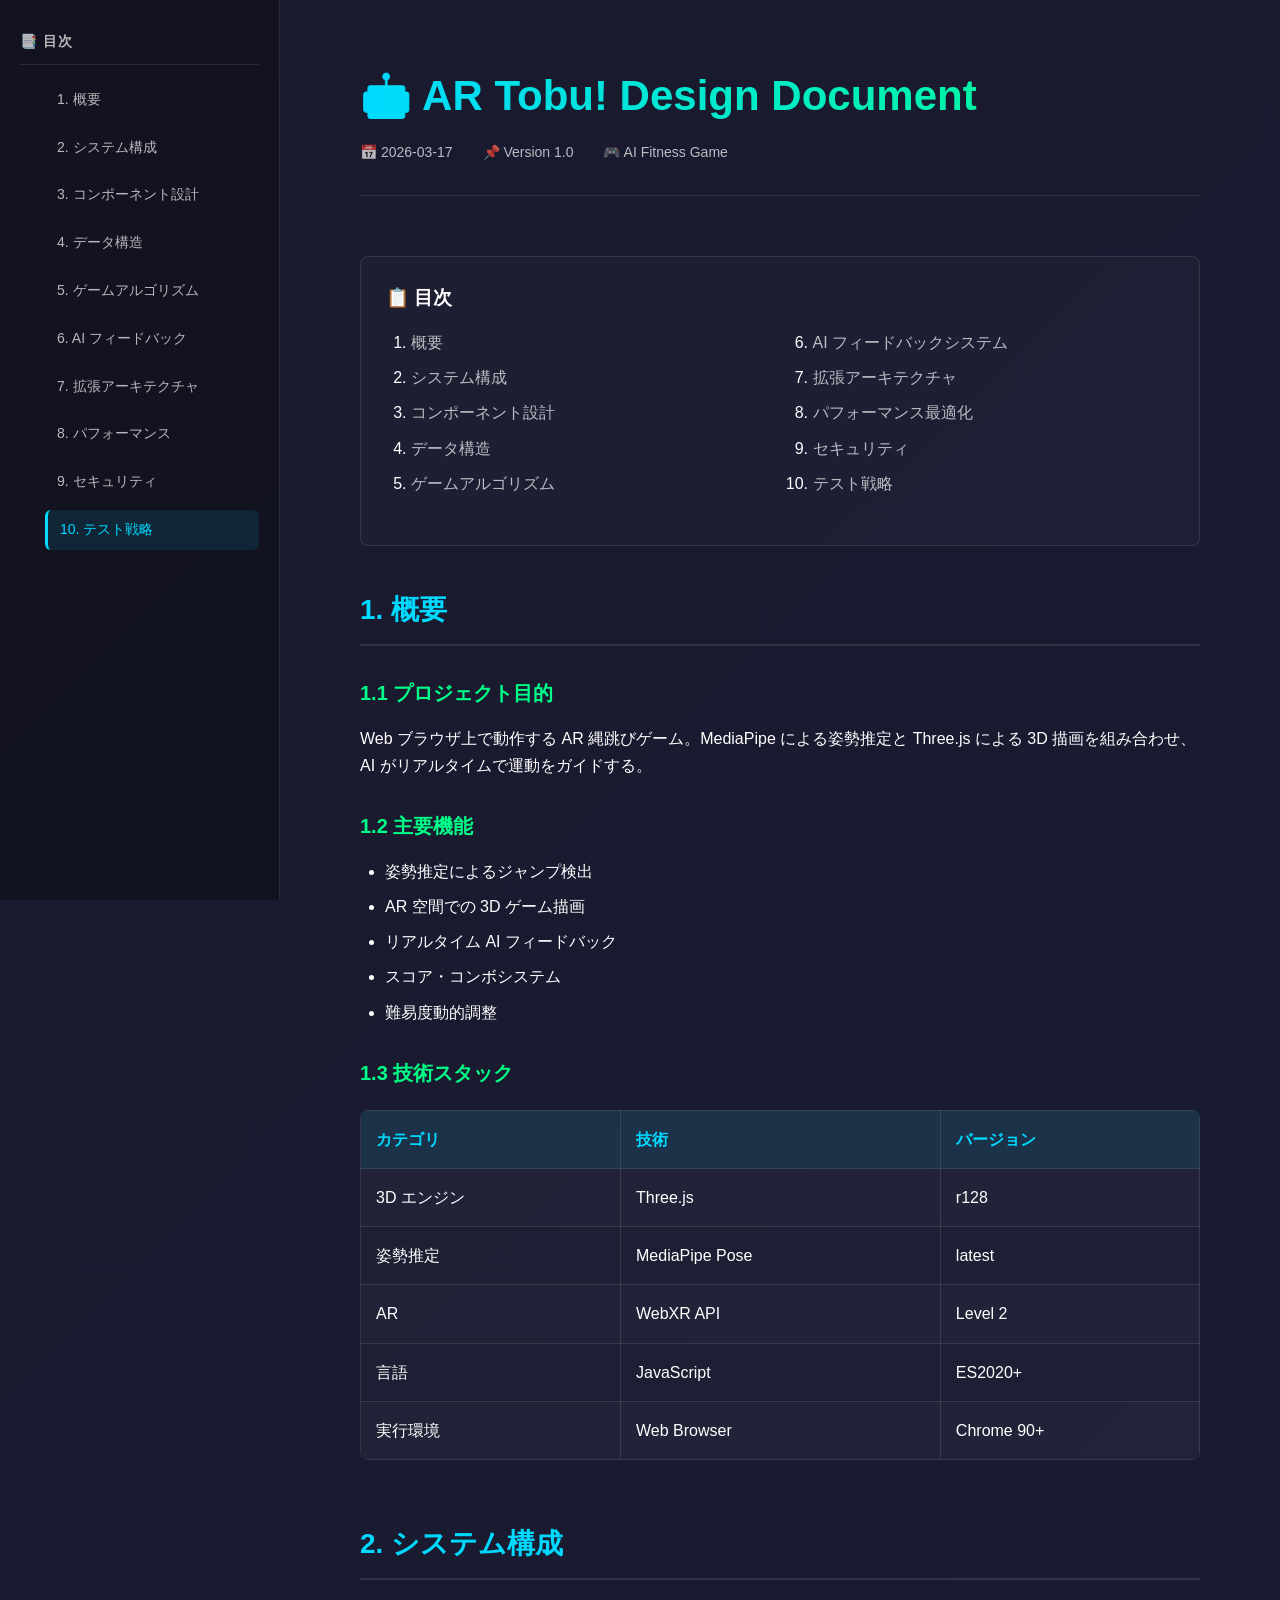
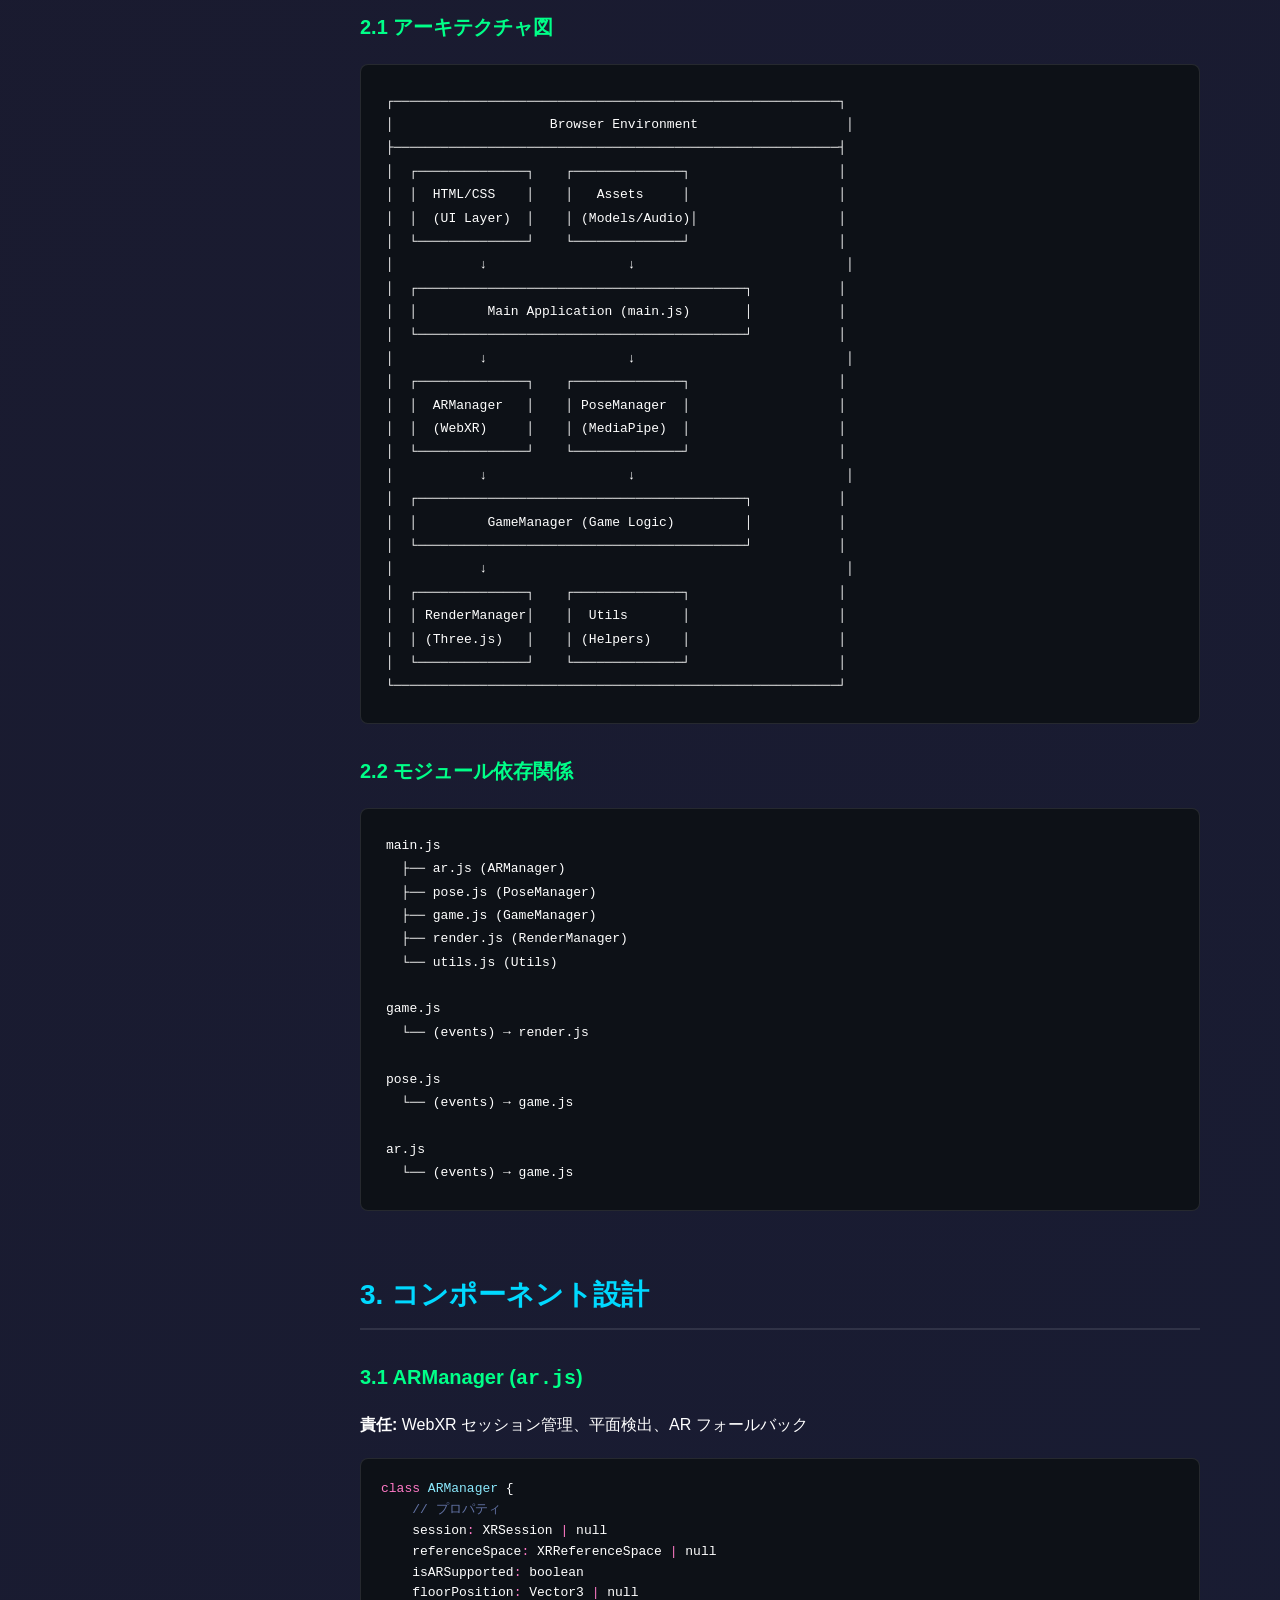
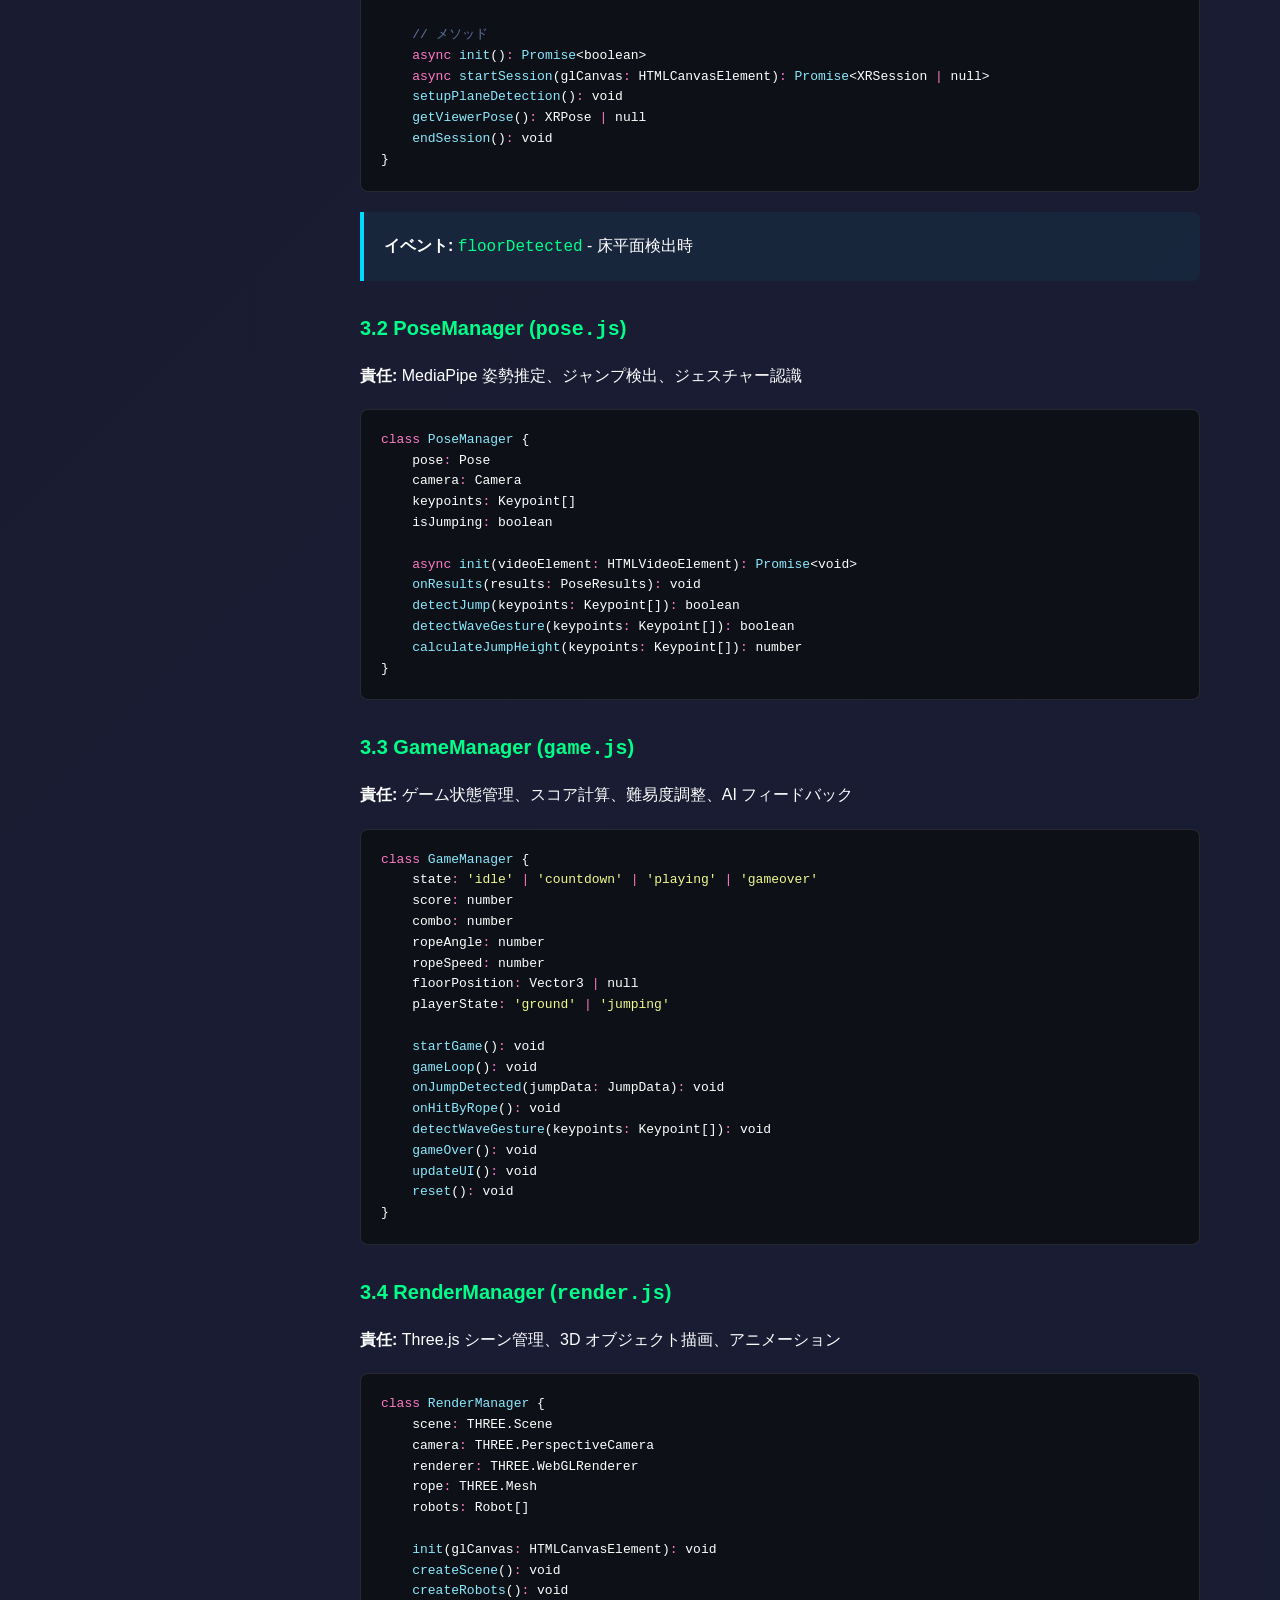
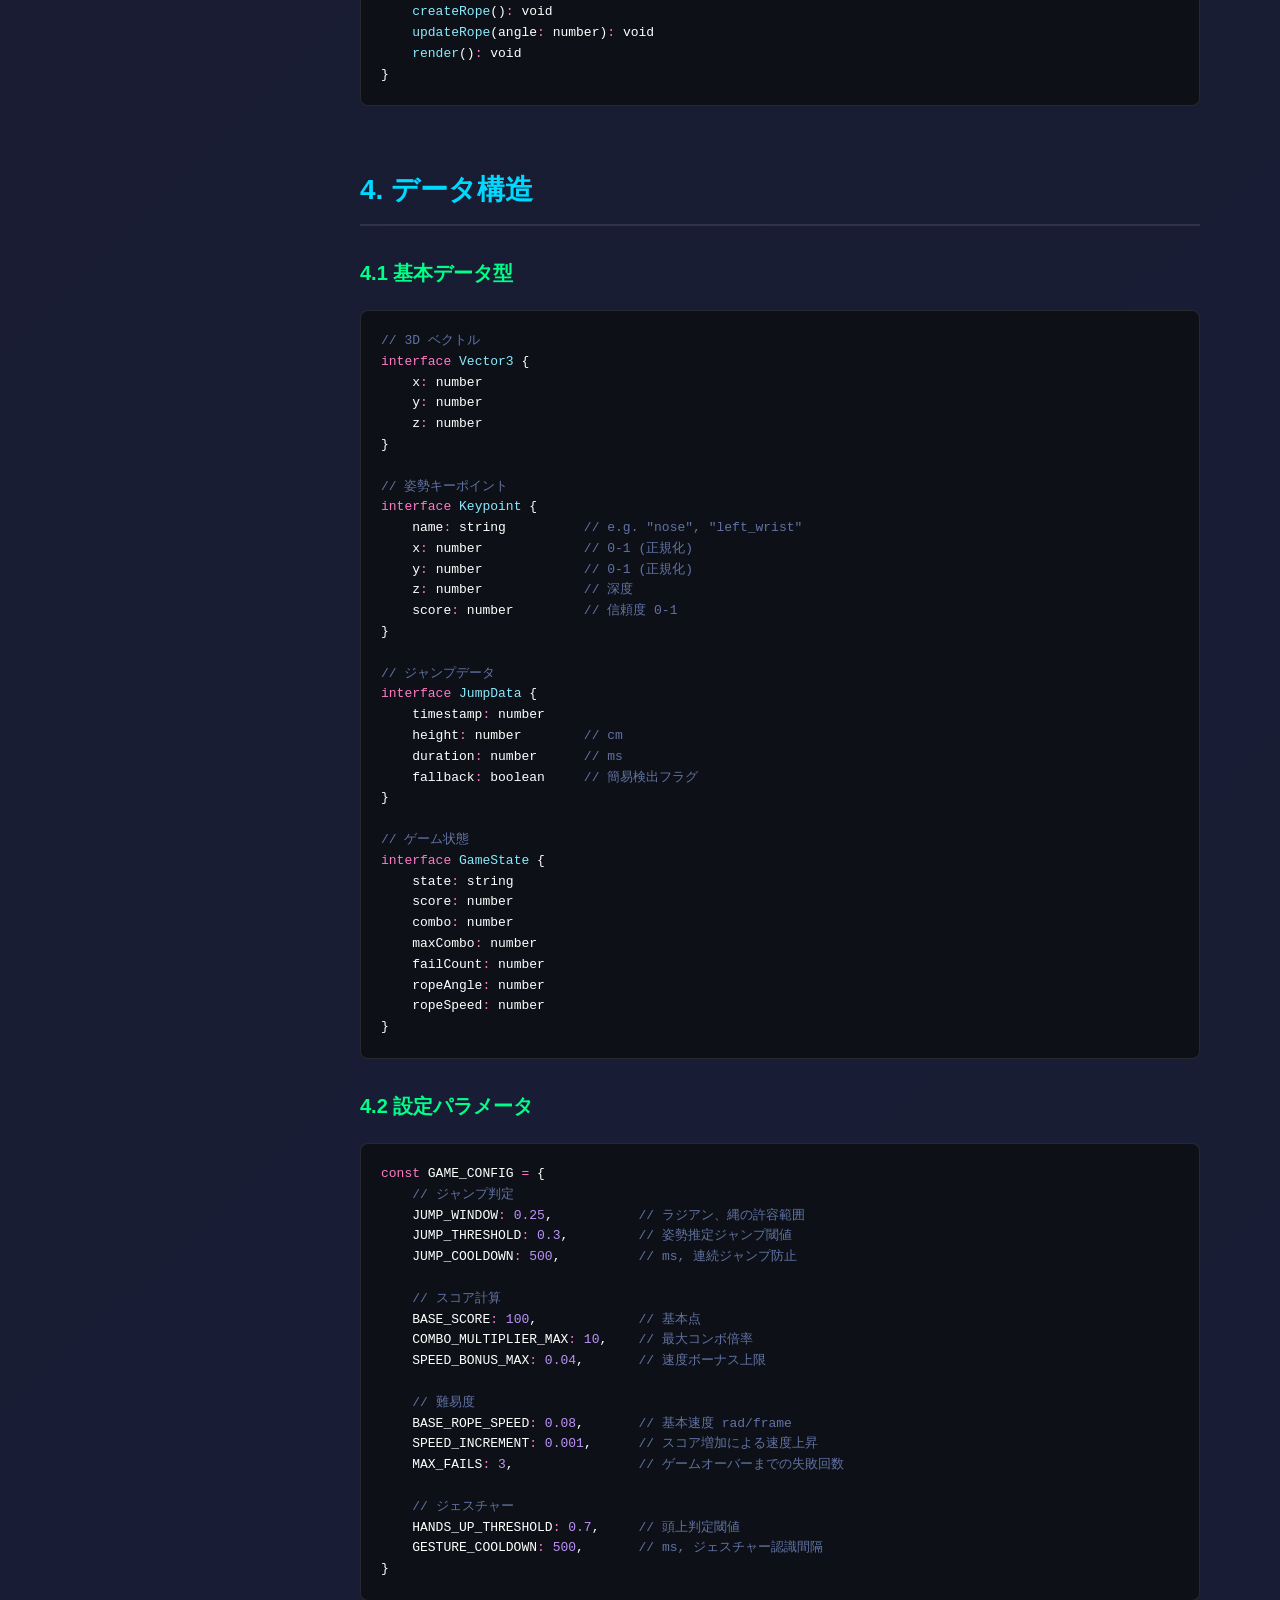
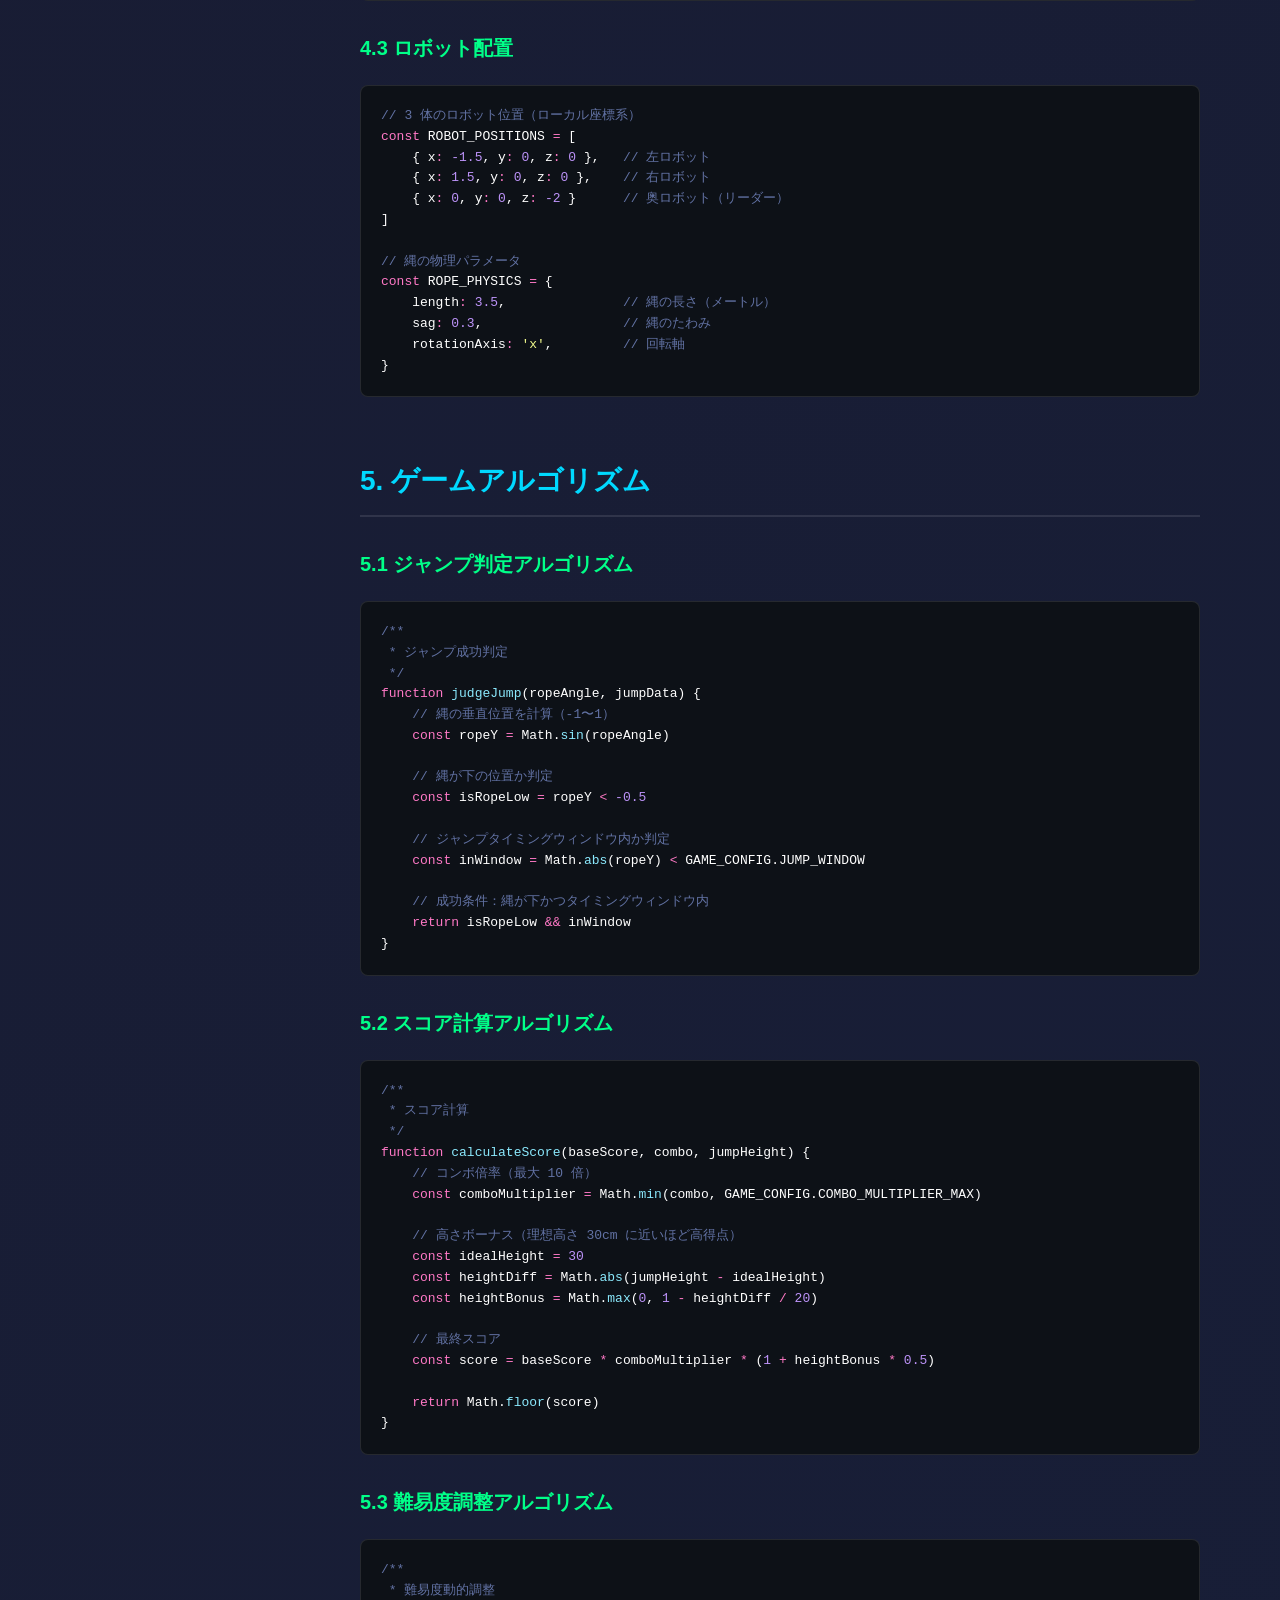
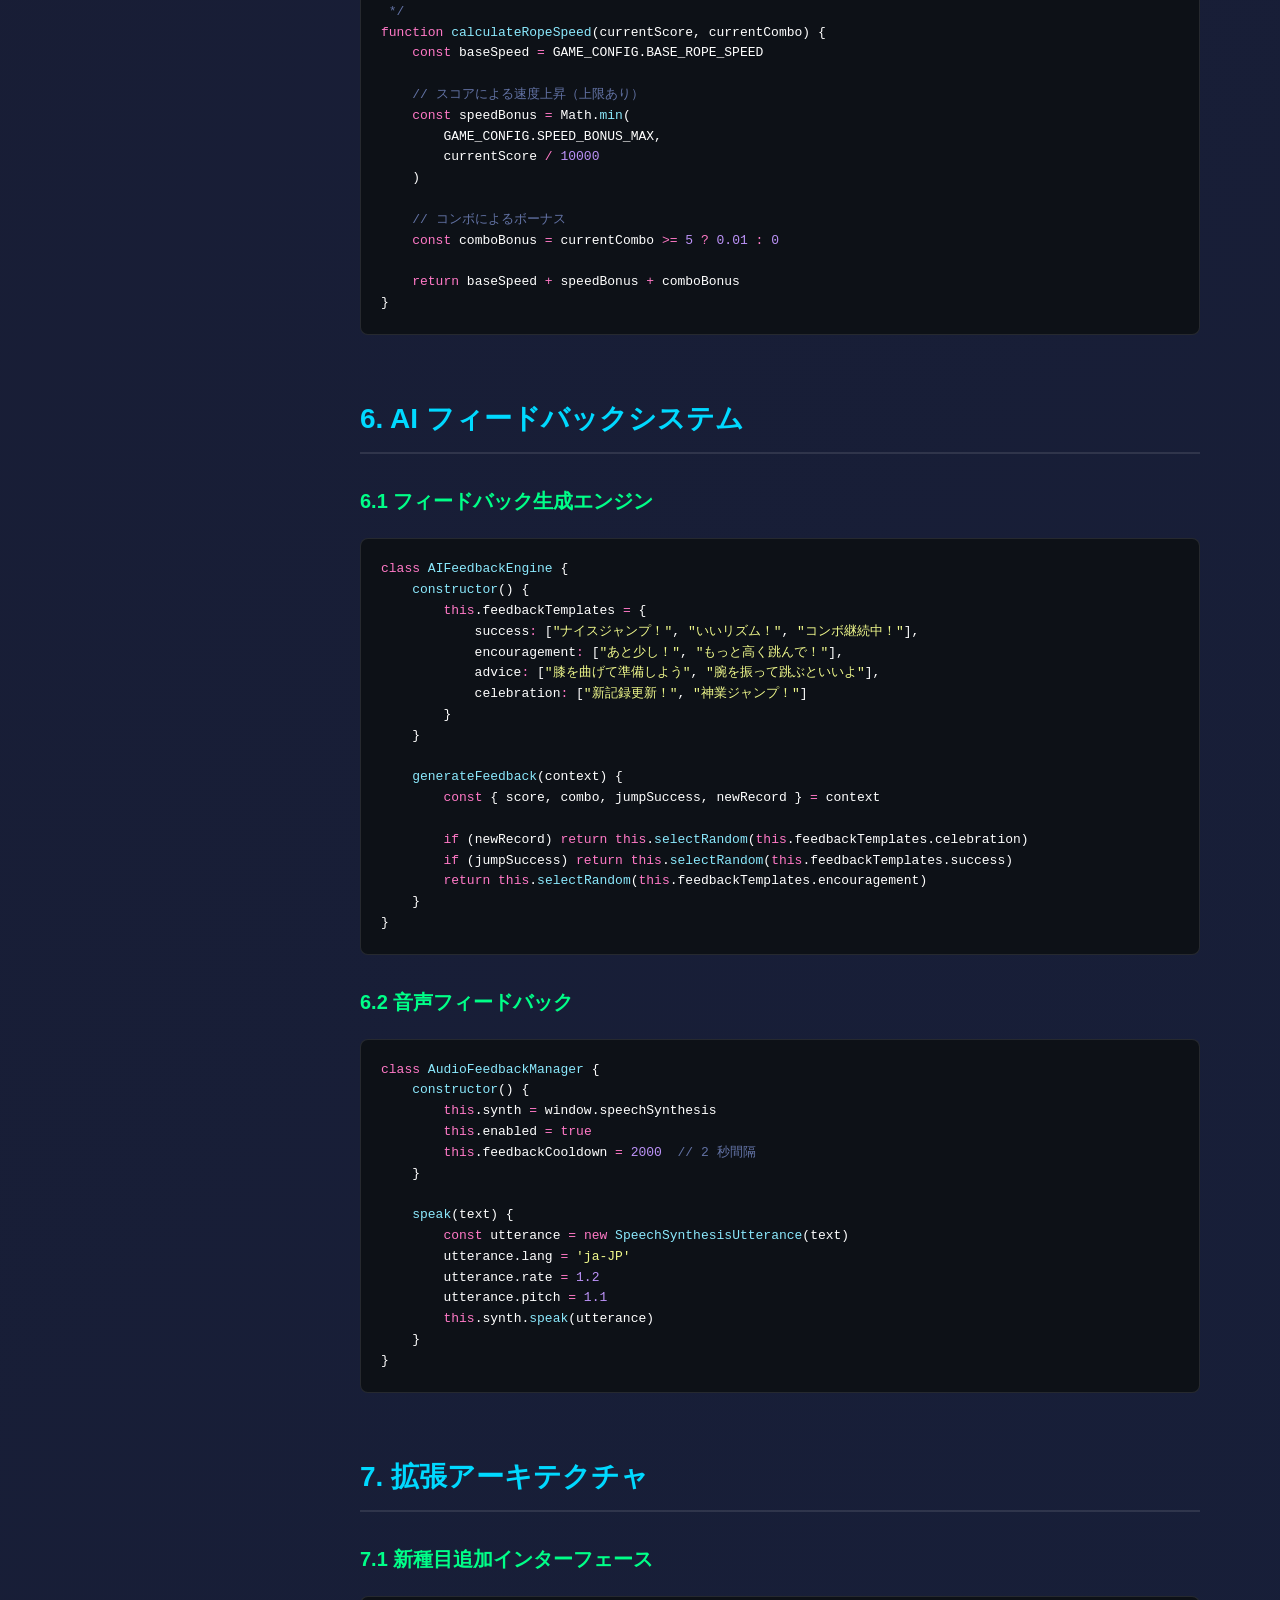
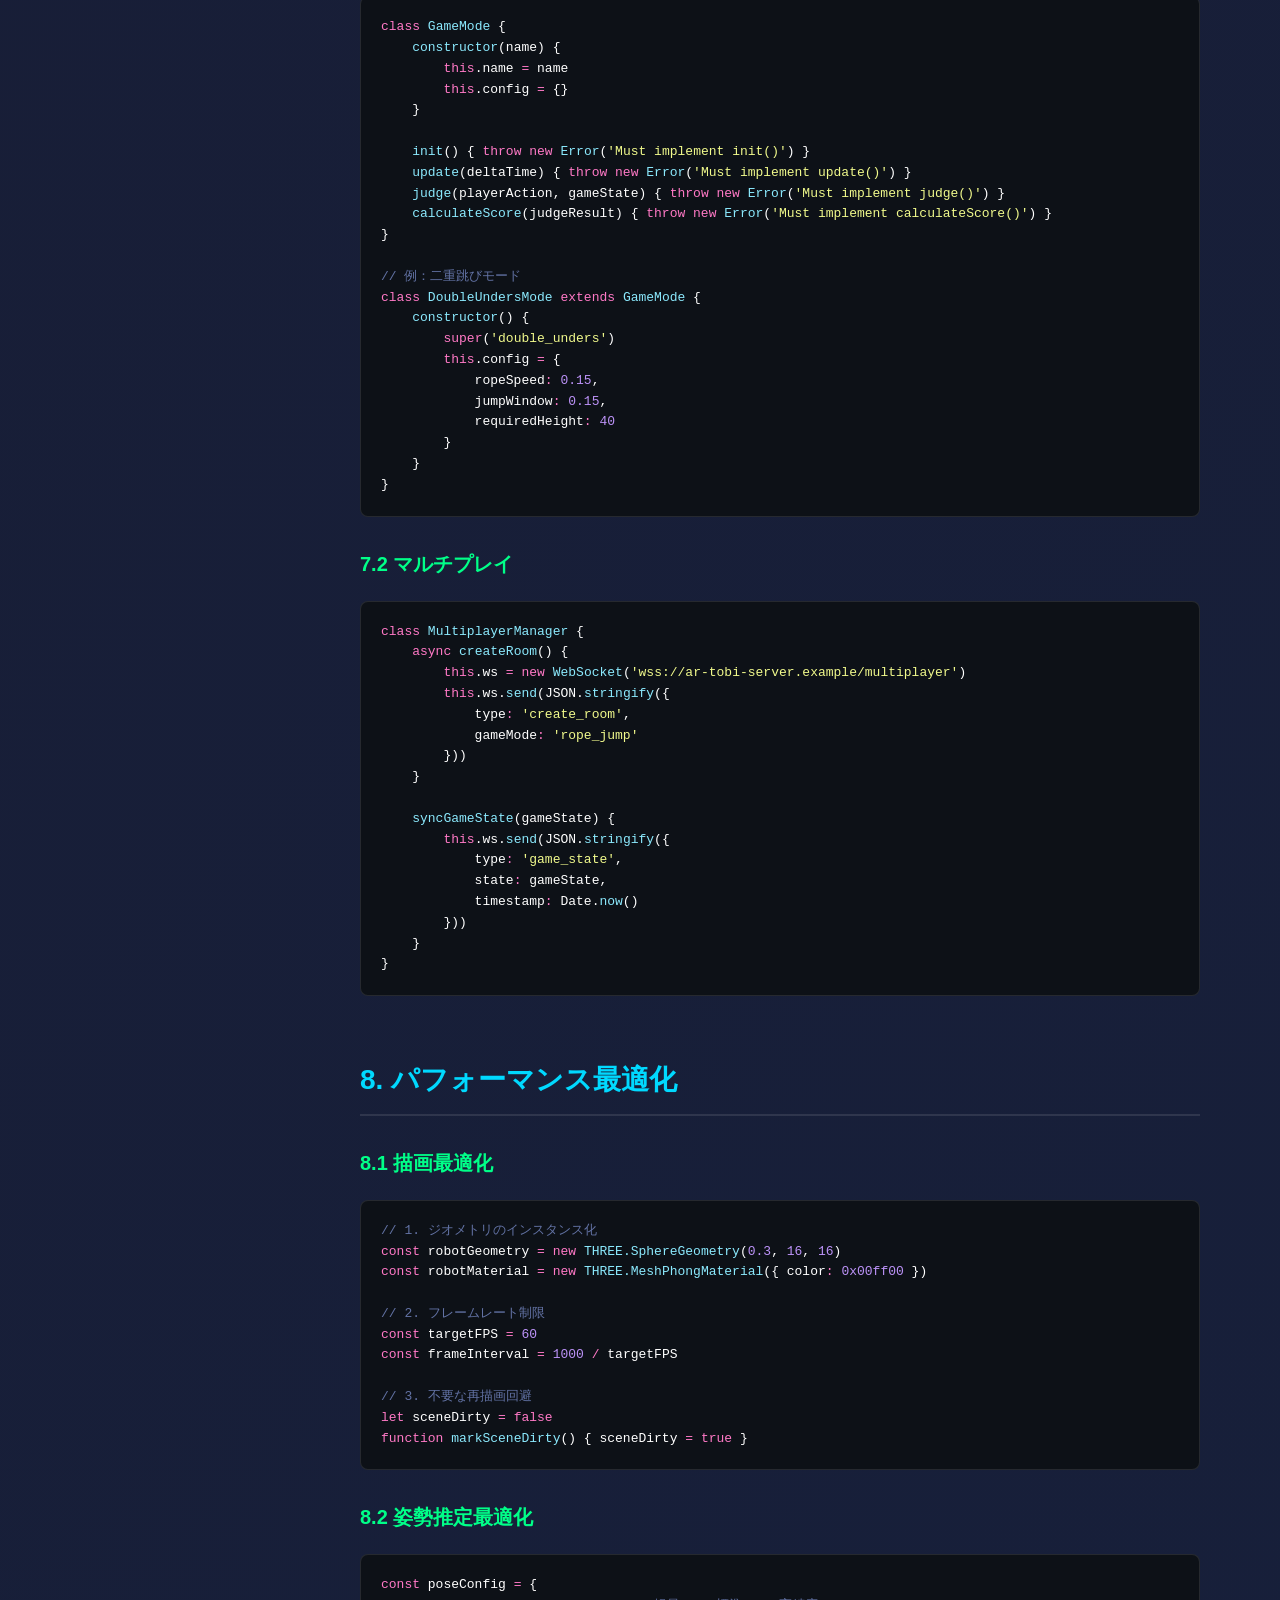
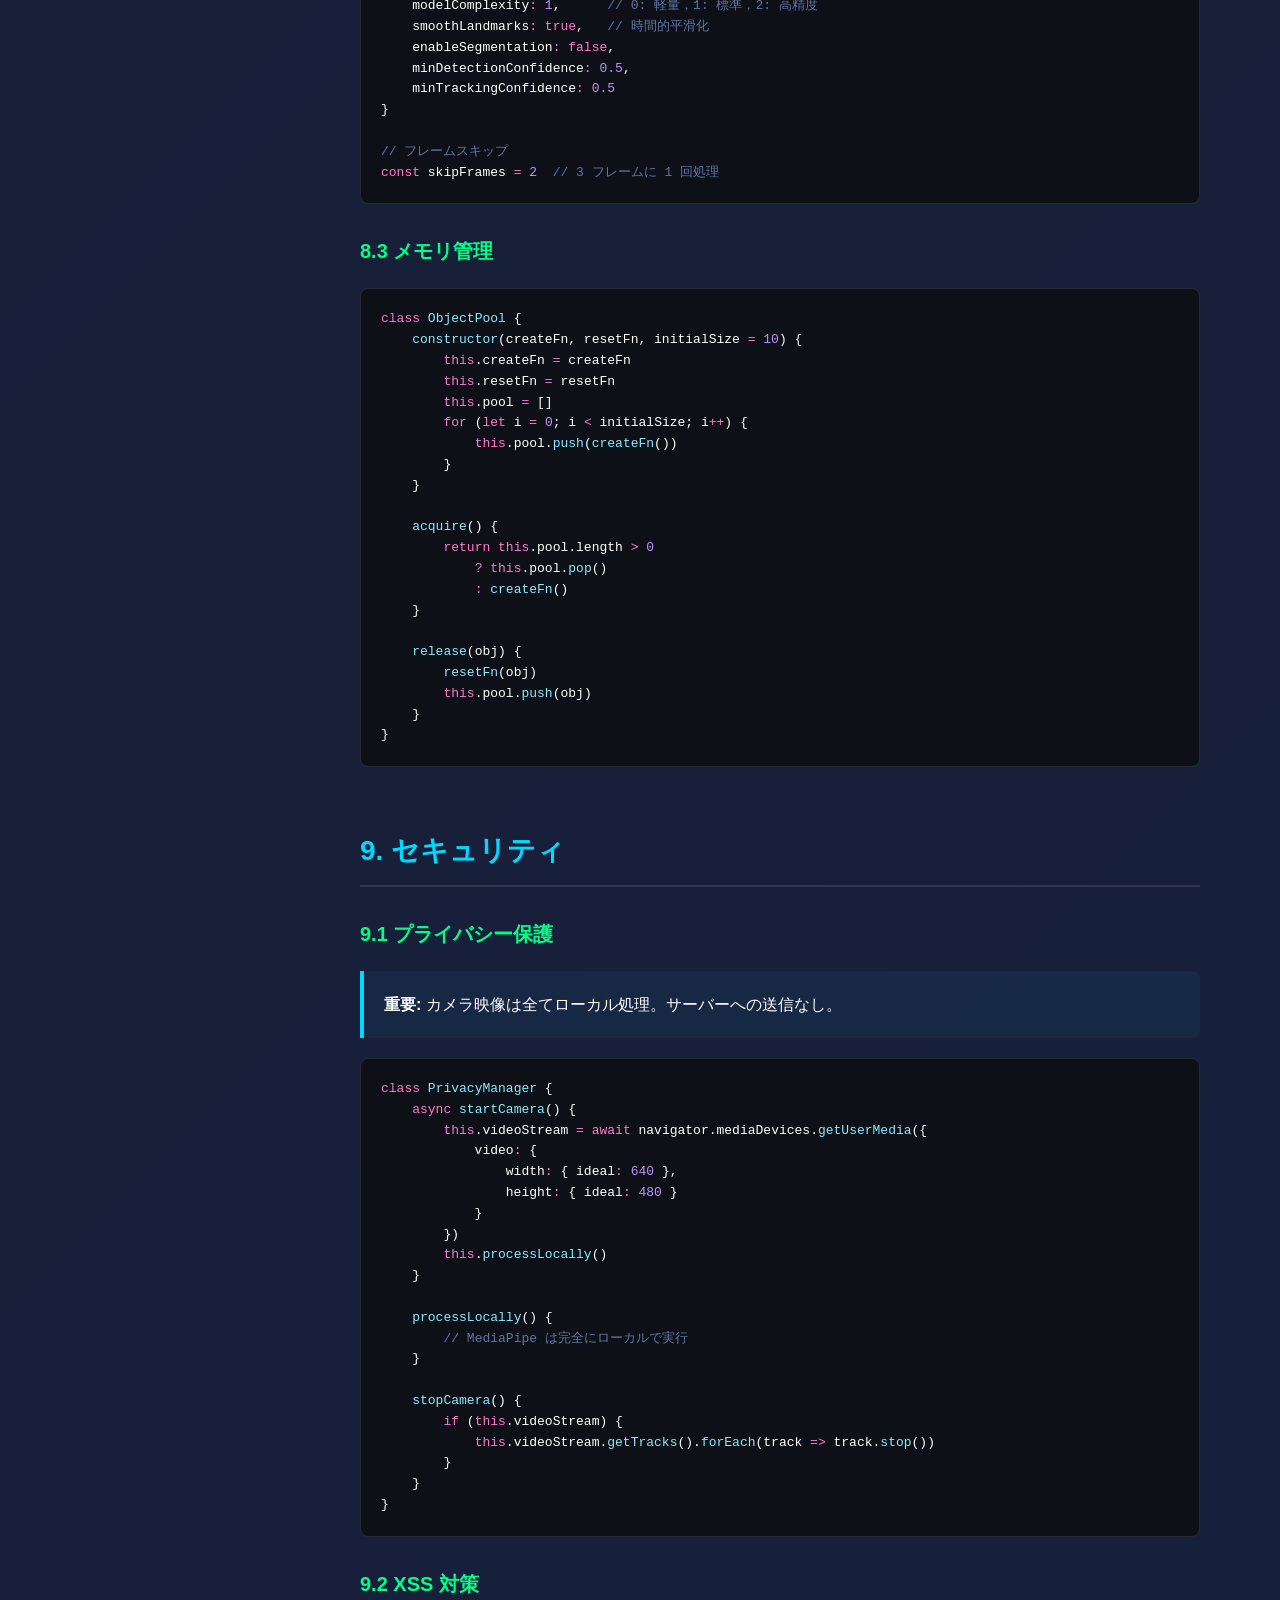
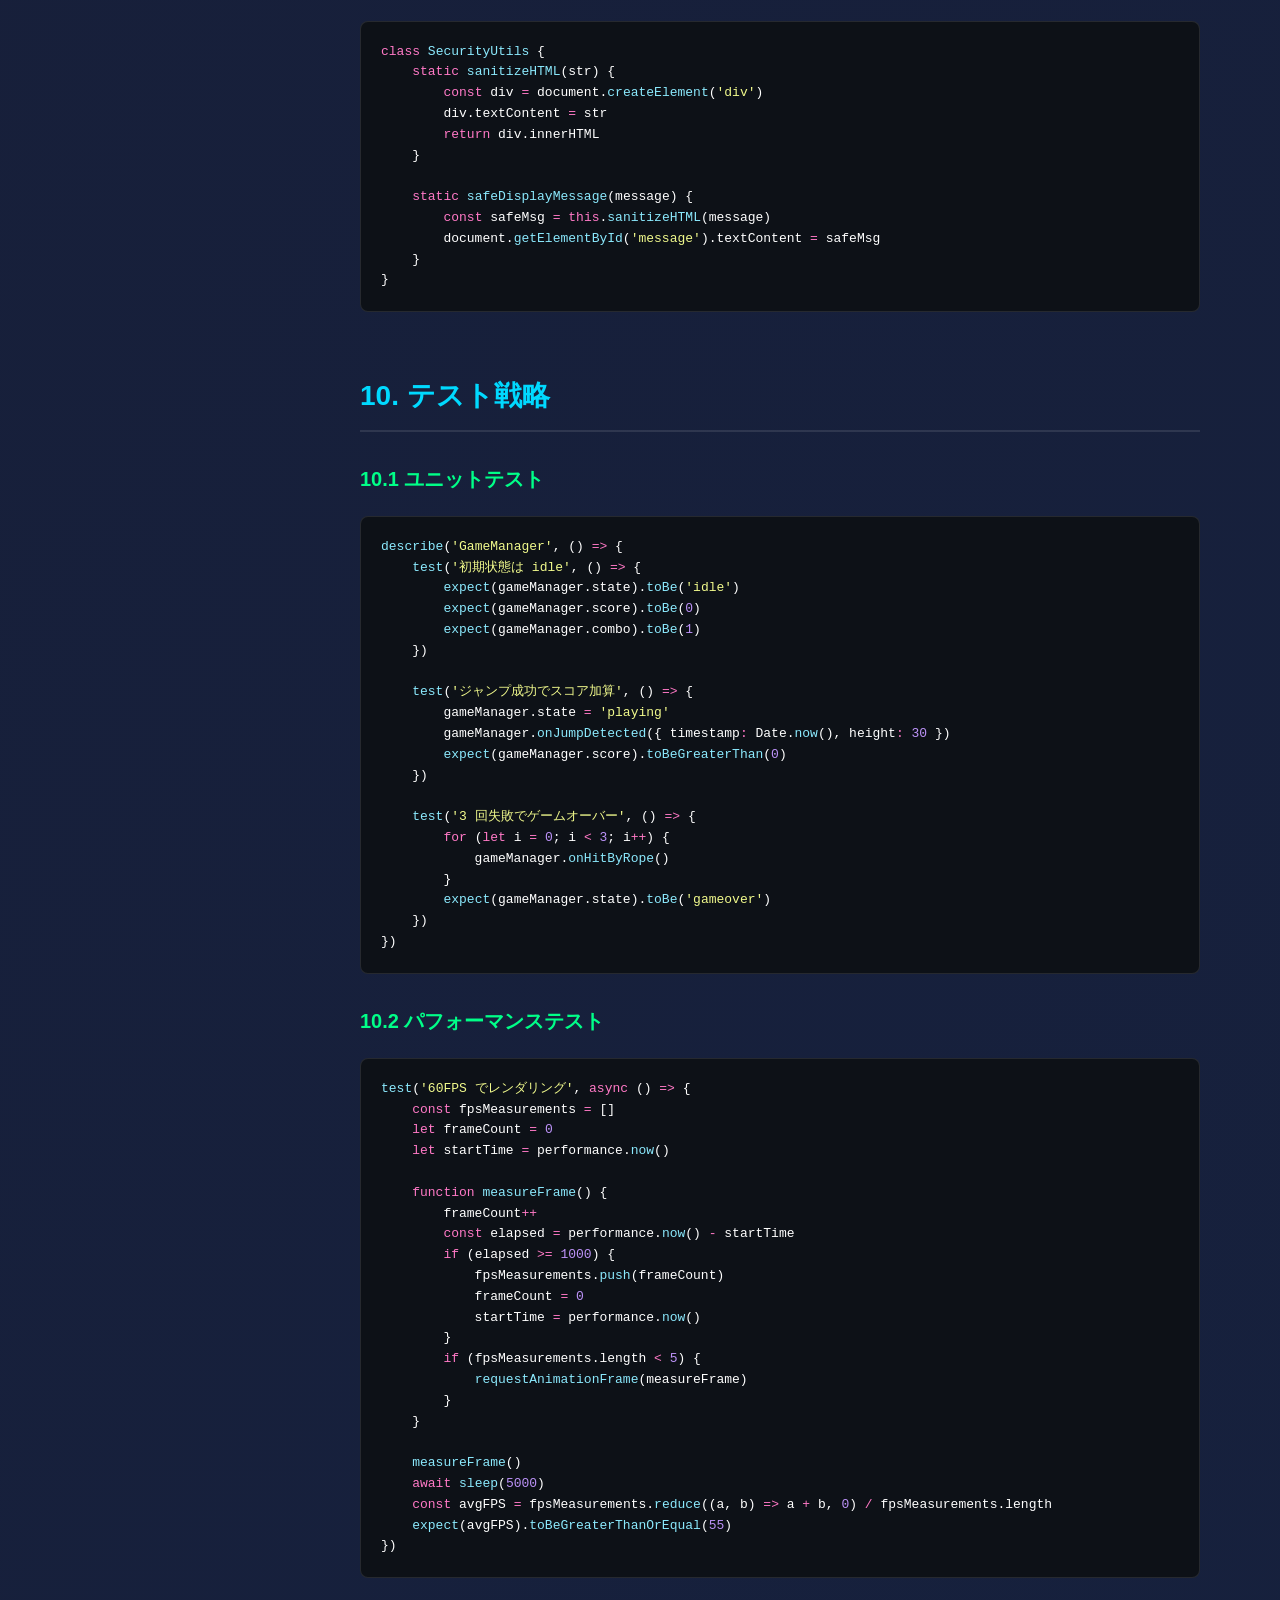
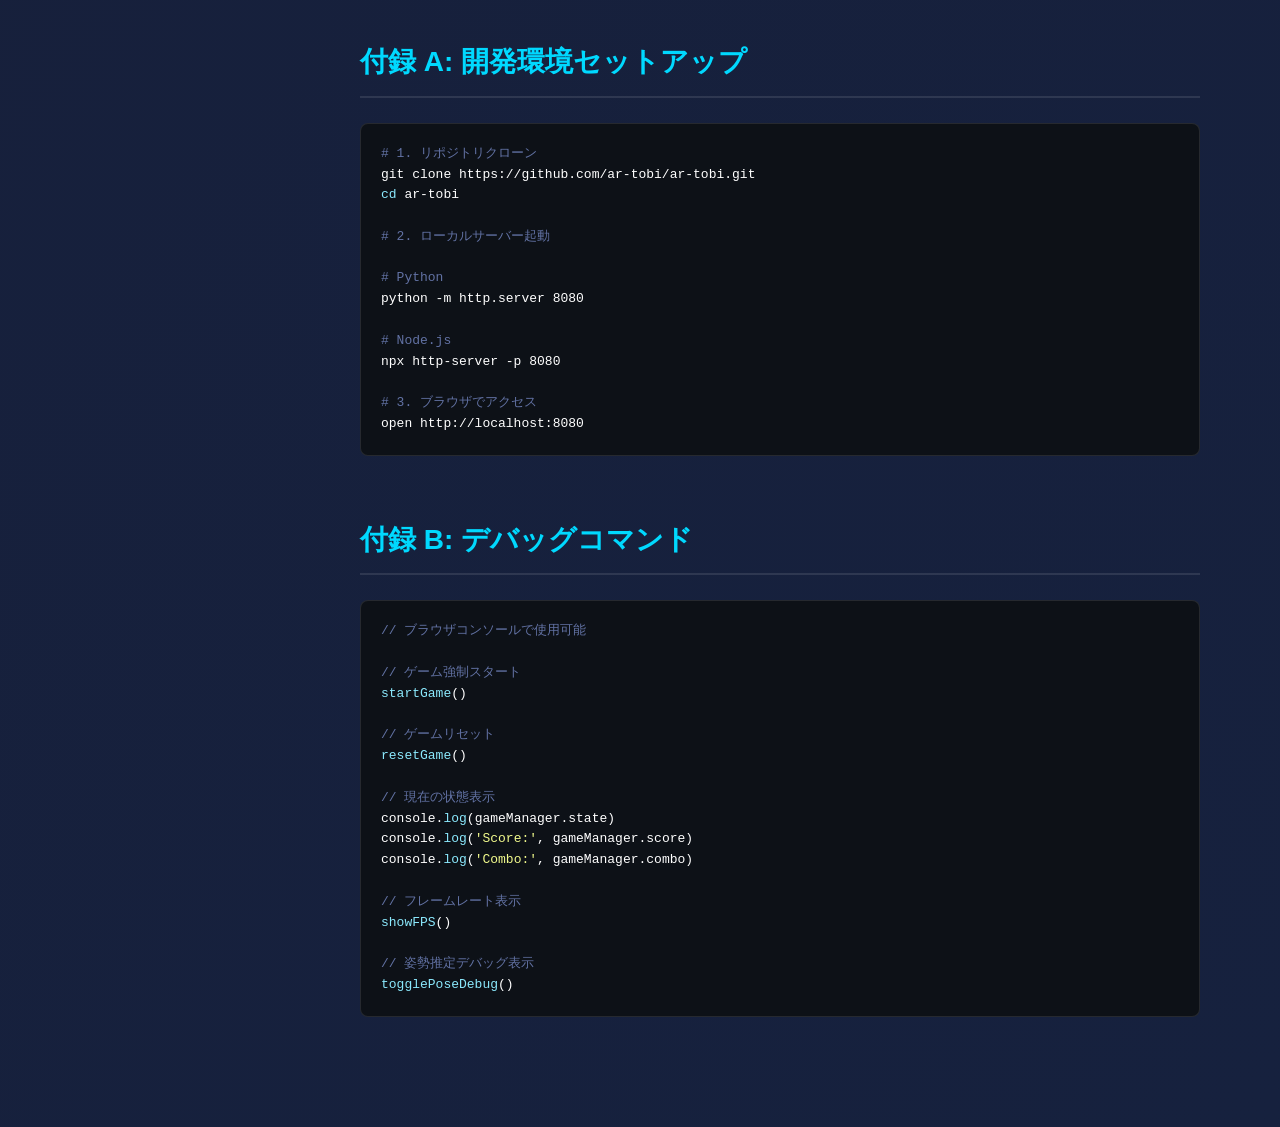
<file: design-document.html>
<!DOCTYPE html>
<html lang="ja">
<head>
    <meta charset="UTF-8">
    <meta name="viewport" content="width=device-width, initial-scale=1.0">
    <title>AR Tobu! Design Document</title>
    <style>
        :root {
            --primary: #00d9ff;
            --secondary: #00ff88;
            --bg-dark: #1a1a2e;
            --bg-card: #16213e;
            --text: #ffffff;
            --text-muted: rgba(255,255,255,0.7);
            --border: rgba(255,255,255,0.1);
            --code-bg: #0d1117;
        }
        
        * {
            margin: 0;
            padding: 0;
            box-sizing: border-box;
        }
        
        body {
            font-family: 'Segoe UI', 'Helvetica Neue', Arial, sans-serif;
            background: linear-gradient(135deg, var(--bg-dark) 0%, var(--bg-card) 100%);
            color: var(--text);
            line-height: 1.7;
            min-height: 100vh;
        }
        
        /* Sidebar Navigation */
        .sidebar {
            position: fixed;
            left: 0;
            top: 0;
            width: 280px;
            height: 100vh;
            background: rgba(0,0,0,0.3);
            border-right: 1px solid var(--border);
            overflow-y: auto;
            padding: 30px 20px;
            z-index: 100;
        }
        
        .sidebar h3 {
            font-size: 14px;
            text-transform: uppercase;
            letter-spacing: 1px;
            color: var(--text-muted);
            margin-bottom: 15px;
            padding-bottom: 10px;
            border-bottom: 1px solid var(--border);
        }
        
        .sidebar nav ul {
            list-style: none;
        }
        
        .sidebar nav li {
            margin-bottom: 8px;
        }
        
        .sidebar nav a {
            color: var(--text-muted);
            text-decoration: none;
            font-size: 14px;
            display: block;
            padding: 8px 12px;
            border-radius: 6px;
            transition: all 0.2s;
        }
        
        .sidebar nav a:hover,
        .sidebar nav a.active {
            background: rgba(0,217,255,0.1);
            color: var(--primary);
        }
        
        .sidebar nav a.active {
            border-left: 3px solid var(--primary);
        }
        
        /* Main Content */
        .main-content {
            margin-left: 280px;
            padding: 60px 80px;
            max-width: 1200px;
        }
        
        /* Header */
        header {
            margin-bottom: 60px;
            padding-bottom: 30px;
            border-bottom: 1px solid var(--border);
        }
        
        header h1 {
            font-size: 42px;
            background: linear-gradient(90deg, var(--primary), var(--secondary));
            -webkit-background-clip: text;
            -webkit-text-fill-color: transparent;
            margin-bottom: 10px;
        }
        
        header .meta {
            display: flex;
            gap: 30px;
            color: var(--text-muted);
            font-size: 14px;
        }
        
        header .meta span {
            display: flex;
            align-items: center;
            gap: 8px;
        }
        
        /* Sections */
        section {
            margin-bottom: 60px;
            scroll-margin-top: 30px;
        }
        
        section h2 {
            font-size: 28px;
            color: var(--primary);
            margin-bottom: 25px;
            padding-bottom: 10px;
            border-bottom: 2px solid var(--border);
        }
        
        section h3 {
            font-size: 20px;
            color: var(--secondary);
            margin: 30px 0 15px 0;
        }
        
        section h4 {
            font-size: 16px;
            color: var(--text-muted);
            margin: 20px 0 10px 0;
            text-transform: uppercase;
            letter-spacing: 0.5px;
        }
        
        /* Content Elements */
        p {
            margin-bottom: 15px;
            color: var(--text);
        }
        
        ul, ol {
            margin: 15px 0 15px 25px;
        }
        
        li {
            margin-bottom: 8px;
        }
        
        /* Tables */
        table {
            width: 100%;
            border-collapse: collapse;
            margin: 20px 0;
            background: rgba(255,255,255,0.02);
            border-radius: 8px;
            overflow: hidden;
        }
        
        th, td {
            padding: 15px;
            text-align: left;
            border: 1px solid var(--border);
        }
        
        th {
            background: rgba(0,217,255,0.1);
            color: var(--primary);
            font-weight: 600;
        }
        
        tr:nth-child(even) {
            background: rgba(255,255,255,0.02);
        }
        
        /* Code Blocks */
        pre {
            background: var(--code-bg);
            border: 1px solid var(--border);
            border-radius: 8px;
            padding: 20px;
            overflow-x: auto;
            margin: 20px 0;
            font-size: 13px;
            line-height: 1.6;
        }
        
        code {
            font-family: 'Fira Code', 'Consolas', monospace;
            color: var(--secondary);
        }
        
        pre code {
            color: var(--text);
        }
        
        .keyword { color: #ff79c6; }
        .string { color: #f1fa8c; }
        .comment { color: #6272a4; }
        .function { color: #8be9fd; }
        .number { color: #bd93f9; }
        
        /* Diagrams */
        .diagram {
            background: var(--code-bg);
            border: 1px solid var(--border);
            border-radius: 8px;
            padding: 25px;
            margin: 20px 0;
            font-family: 'Consolas', monospace;
            font-size: 13px;
            line-height: 1.8;
            overflow-x: auto;
            white-space: pre;
        }
        
        /* Info Boxes */
        .info-box {
            background: rgba(0,217,255,0.05);
            border-left: 4px solid var(--primary);
            padding: 20px;
            margin: 20px 0;
            border-radius: 0 8px 8px 0;
        }
        
        .warning-box {
            background: rgba(255,165,0,0.05);
            border-left: 4px solid orange;
            padding: 20px;
            margin: 20px 0;
            border-radius: 0 8px 8px 0;
        }
        
        /* Table of Contents */
        .toc {
            background: rgba(255,255,255,0.02);
            border: 1px solid var(--border);
            border-radius: 8px;
            padding: 25px;
            margin-bottom: 40px;
        }
        
        .toc h3 {
            margin-top: 0;
            color: var(--text);
        }
        
        .toc ol {
            columns: 2;
            column-gap: 40px;
        }
        
        .toc li {
            break-inside: avoid;
        }
        
        .toc a {
            color: var(--text-muted);
            text-decoration: none;
            transition: color 0.2s;
        }
        
        .toc a:hover {
            color: var(--primary);
        }
        
        /* Scrollbar */
        ::-webkit-scrollbar {
            width: 8px;
            height: 8px;
        }
        
        ::-webkit-scrollbar-track {
            background: rgba(0,0,0,0.2);
        }
        
        ::-webkit-scrollbar-thumb {
            background: var(--border);
            border-radius: 4px;
        }
        
        ::-webkit-scrollbar-thumb:hover {
            background: var(--primary);
        }
        
        /* Responsive */
        @media (max-width: 1024px) {
            .sidebar {
                width: 240px;
            }
            .main-content {
                margin-left: 240px;
                padding: 40px;
            }
        }
        
        @media (max-width: 768px) {
            .sidebar {
                transform: translateX(-100%);
                transition: transform 0.3s;
            }
            .sidebar.open {
                transform: translateX(0);
            }
            .main-content {
                margin-left: 0;
                padding: 30px 20px;
            }
            .toc ol {
                columns: 1;
            }
            header h1 {
                font-size: 28px;
            }
        }
        
        /* Mobile Menu Toggle */
        .menu-toggle {
            display: none;
            position: fixed;
            top: 20px;
            right: 20px;
            z-index: 200;
            background: var(--bg-card);
            border: 1px solid var(--border);
            border-radius: 8px;
            padding: 10px;
            cursor: pointer;
        }
        
        .menu-toggle span {
            display: block;
            width: 24px;
            height: 2px;
            background: var(--text);
            margin: 5px 0;
            transition: all 0.3s;
        }
        
        @media (max-width: 768px) {
            .menu-toggle {
                display: block;
            }
        }
        
        /* Back to top */
        .back-to-top {
            position: fixed;
            bottom: 30px;
            right: 30px;
            background: var(--bg-card);
            border: 1px solid var(--border);
            border-radius: 50%;
            width: 50px;
            height: 50px;
            display: flex;
            align-items: center;
            justify-content: center;
            cursor: pointer;
            opacity: 0;
            visibility: hidden;
            transition: all 0.3s;
            z-index: 99;
        }
        
        .back-to-top.visible {
            opacity: 1;
            visibility: visible;
        }
        
        .back-to-top:hover {
            background: var(--primary);
            border-color: var(--primary);
        }
    </style>
</head>
<body>
    <button class="menu-toggle" onclick="toggleSidebar()">
        <span></span>
        <span></span>
        <span></span>
    </button>
    
    <aside class="sidebar" id="sidebar">
        <h3>📑 目次</h3>
        <nav>
            <ul>
                <li><a href="#section1" class="active">1. 概要</a></li>
                <li><a href="#section2">2. システム構成</a></li>
                <li><a href="#section3">3. コンポーネント設計</a></li>
                <li><a href="#section4">4. データ構造</a></li>
                <li><a href="#section5">5. ゲームアルゴリズム</a></li>
                <li><a href="#section6">6. AI フィードバック</a></li>
                <li><a href="#section7">7. 拡張アーキテクチャ</a></li>
                <li><a href="#section8">8. パフォーマンス</a></li>
                <li><a href="#section9">9. セキュリティ</a></li>
                <li><a href="#section10">10. テスト戦略</a></li>
            </ul>
        </nav>
    </aside>
    
    <main class="main-content">
        <header>
            <h1>🤖 AR Tobu! Design Document</h1>
            <div class="meta">
                <span>📅 2026-03-17</span>
                <span>📌 Version 1.0</span>
                <span>🎮 AI Fitness Game</span>
            </div>
        </header>
        
        <div class="toc">
            <h3>📋 目次</h3>
            <ol>
                <li><a href="#section1">概要</a></li>
                <li><a href="#section2">システム構成</a></li>
                <li><a href="#section3">コンポーネント設計</a></li>
                <li><a href="#section4">データ構造</a></li>
                <li><a href="#section5">ゲームアルゴリズム</a></li>
                <li><a href="#section6">AI フィードバックシステム</a></li>
                <li><a href="#section7">拡張アーキテクチャ</a></li>
                <li><a href="#section8">パフォーマンス最適化</a></li>
                <li><a href="#section9">セキュリティ</a></li>
                <li><a href="#section10">テスト戦略</a></li>
            </ol>
        </div>
        
        <section id="section1">
            <h2>1. 概要</h2>
            
            <h3>1.1 プロジェクト目的</h3>
            <p>Web ブラウザ上で動作する AR 縄跳びゲーム。MediaPipe による姿勢推定と Three.js による 3D 描画を組み合わせ、AI がリアルタイムで運動をガイドする。</p>
            
            <h3>1.2 主要機能</h3>
            <ul>
                <li>姿勢推定によるジャンプ検出</li>
                <li>AR 空間での 3D ゲーム描画</li>
                <li>リアルタイム AI フィードバック</li>
                <li>スコア・コンボシステム</li>
                <li>難易度動的調整</li>
            </ul>
            
            <h3>1.3 技術スタック</h3>
            <table>
                <tr>
                    <th>カテゴリ</th>
                    <th>技術</th>
                    <th>バージョン</th>
                </tr>
                <tr>
                    <td>3D エンジン</td>
                    <td>Three.js</td>
                    <td>r128</td>
                </tr>
                <tr>
                    <td>姿勢推定</td>
                    <td>MediaPipe Pose</td>
                    <td>latest</td>
                </tr>
                <tr>
                    <td>AR</td>
                    <td>WebXR API</td>
                    <td>Level 2</td>
                </tr>
                <tr>
                    <td>言語</td>
                    <td>JavaScript</td>
                    <td>ES2020+</td>
                </tr>
                <tr>
                    <td>実行環境</td>
                    <td>Web Browser</td>
                    <td>Chrome 90+</td>
                </tr>
            </table>
        </section>
        
        <section id="section2">
            <h2>2. システム構成</h2>
            
            <h3>2.1 アーキテクチャ図</h3>
            <div class="diagram">┌─────────────────────────────────────────────────────────┐
│                    Browser Environment                   │
├─────────────────────────────────────────────────────────┤
│  ┌──────────────┐    ┌──────────────┐                   │
│  │  HTML/CSS    │    │   Assets     │                   │
│  │  (UI Layer)  │    │ (Models/Audio)│                  │
│  └──────────────┘    └──────────────┘                   │
│           ↓                  ↓                           │
│  ┌──────────────────────────────────────────┐           │
│  │         Main Application (main.js)       │           │
│  └──────────────────────────────────────────┘           │
│           ↓                  ↓                           │
│  ┌──────────────┐    ┌──────────────┐                   │
│  │  ARManager   │    │ PoseManager  │                   │
│  │  (WebXR)     │    │ (MediaPipe)  │                   │
│  └──────────────┘    └──────────────┘                   │
│           ↓                  ↓                           │
│  ┌──────────────────────────────────────────┐           │
│  │         GameManager (Game Logic)         │           │
│  └──────────────────────────────────────────┘           │
│           ↓                                              │
│  ┌──────────────┐    ┌──────────────┐                   │
│  │ RenderManager│    │  Utils       │                   │
│  │ (Three.js)   │    │ (Helpers)    │                   │
│  └──────────────┘    └──────────────┘                   │
└─────────────────────────────────────────────────────────┘</div>
            
            <h3>2.2 モジュール依存関係</h3>
            <div class="diagram">main.js
  ├── ar.js (ARManager)
  ├── pose.js (PoseManager)
  ├── game.js (GameManager)
  ├── render.js (RenderManager)
  └── utils.js (Utils)

game.js
  └── (events) → render.js

pose.js
  └── (events) → game.js

ar.js
  └── (events) → game.js</div>
        </section>
        
        <section id="section3">
            <h2>3. コンポーネント設計</h2>
            
            <h3>3.1 ARManager (<code>ar.js</code>)</h3>
            <p><strong>責任:</strong> WebXR セッション管理、平面検出、AR フォールバック</p>
            <pre><code><span class="keyword">class</span> <span class="function">ARManager</span> {
    <span class="comment">// プロパティ</span>
    session<span class="keyword">:</span> XRSession <span class="keyword">|</span> null
    referenceSpace<span class="keyword">:</span> XRReferenceSpace <span class="keyword">|</span> null
    isARSupported<span class="keyword">:</span> boolean
    floorPosition<span class="keyword">:</span> Vector3 <span class="keyword">|</span> null

    <span class="comment">// メソッド</span>
    <span class="keyword">async</span> <span class="function">init</span>()<span class="keyword">:</span> <span class="function">Promise</span>&lt;boolean&gt;
    <span class="keyword">async</span> <span class="function">startSession</span>(glCanvas<span class="keyword">:</span> HTMLCanvasElement)<span class="keyword">:</span> <span class="function">Promise</span>&lt;XRSession <span class="keyword">|</span> null&gt;
    <span class="function">setupPlaneDetection</span>()<span class="keyword">:</span> void
    <span class="function">getViewerPose</span>()<span class="keyword">:</span> XRPose <span class="keyword">|</span> null
    <span class="function">endSession</span>()<span class="keyword">:</span> void
}</code></pre>
            <div class="info-box">
                <strong>イベント:</strong> <code>floorDetected</code> - 床平面検出時
            </div>
            
            <h3>3.2 PoseManager (<code>pose.js</code>)</h3>
            <p><strong>責任:</strong> MediaPipe 姿勢推定、ジャンプ検出、ジェスチャー認識</p>
            <pre><code><span class="keyword">class</span> <span class="function">PoseManager</span> {
    pose<span class="keyword">:</span> Pose
    camera<span class="keyword">:</span> Camera
    keypoints<span class="keyword">:</span> Keypoint[]
    isJumping<span class="keyword">:</span> boolean

    <span class="keyword">async</span> <span class="function">init</span>(videoElement<span class="keyword">:</span> HTMLVideoElement)<span class="keyword">:</span> <span class="function">Promise</span>&lt;void&gt;
    <span class="function">onResults</span>(results<span class="keyword">:</span> PoseResults)<span class="keyword">:</span> void
    <span class="function">detectJump</span>(keypoints<span class="keyword">:</span> Keypoint[])<span class="keyword">:</span> boolean
    <span class="function">detectWaveGesture</span>(keypoints<span class="keyword">:</span> Keypoint[])<span class="keyword">:</span> boolean
    <span class="function">calculateJumpHeight</span>(keypoints<span class="keyword">:</span> Keypoint[])<span class="keyword">:</span> number
}</code></pre>
            
            <h3>3.3 GameManager (<code>game.js</code>)</h3>
            <p><strong>責任:</strong> ゲーム状態管理、スコア計算、難易度調整、AI フィードバック</p>
            <pre><code><span class="keyword">class</span> <span class="function">GameManager</span> {
    state<span class="keyword">:</span> <span class="string">'idle'</span> <span class="keyword">|</span> <span class="string">'countdown'</span> <span class="keyword">|</span> <span class="string">'playing'</span> <span class="keyword">|</span> <span class="string">'gameover'</span>
    score<span class="keyword">:</span> number
    combo<span class="keyword">:</span> number
    ropeAngle<span class="keyword">:</span> number
    ropeSpeed<span class="keyword">:</span> number
    floorPosition<span class="keyword">:</span> Vector3 <span class="keyword">|</span> null
    playerState<span class="keyword">:</span> <span class="string">'ground'</span> <span class="keyword">|</span> <span class="string">'jumping'</span>

    <span class="function">startGame</span>()<span class="keyword">:</span> void
    <span class="function">gameLoop</span>()<span class="keyword">:</span> void
    <span class="function">onJumpDetected</span>(jumpData<span class="keyword">:</span> JumpData)<span class="keyword">:</span> void
    <span class="function">onHitByRope</span>()<span class="keyword">:</span> void
    <span class="function">detectWaveGesture</span>(keypoints<span class="keyword">:</span> Keypoint[])<span class="keyword">:</span> void
    <span class="function">gameOver</span>()<span class="keyword">:</span> void
    <span class="function">updateUI</span>()<span class="keyword">:</span> void
    <span class="function">reset</span>()<span class="keyword">:</span> void
}</code></pre>
            
            <h3>3.4 RenderManager (<code>render.js</code>)</h3>
            <p><strong>責任:</strong> Three.js シーン管理、3D オブジェクト描画、アニメーション</p>
            <pre><code><span class="keyword">class</span> <span class="function">RenderManager</span> {
    scene<span class="keyword">:</span> THREE.Scene
    camera<span class="keyword">:</span> THREE.PerspectiveCamera
    renderer<span class="keyword">:</span> THREE.WebGLRenderer
    rope<span class="keyword">:</span> THREE.Mesh
    robots<span class="keyword">:</span> Robot[]

    <span class="function">init</span>(glCanvas<span class="keyword">:</span> HTMLCanvasElement)<span class="keyword">:</span> void
    <span class="function">createScene</span>()<span class="keyword">:</span> void
    <span class="function">createRobots</span>()<span class="keyword">:</span> void
    <span class="function">createRope</span>()<span class="keyword">:</span> void
    <span class="function">updateRope</span>(angle<span class="keyword">:</span> number)<span class="keyword">:</span> void
    <span class="function">render</span>()<span class="keyword">:</span> void
}</code></pre>
        </section>
        
        <section id="section4">
            <h2>4. データ構造</h2>
            
            <h3>4.1 基本データ型</h3>
            <pre><code><span class="comment">// 3D ベクトル</span>
<span class="keyword">interface</span> <span class="function">Vector3</span> {
    x<span class="keyword">:</span> number
    y<span class="keyword">:</span> number
    z<span class="keyword">:</span> number
}

<span class="comment">// 姿勢キーポイント</span>
<span class="keyword">interface</span> <span class="function">Keypoint</span> {
    name<span class="keyword">:</span> string          <span class="comment">// e.g. "nose", "left_wrist"</span>
    x<span class="keyword">:</span> number             <span class="comment">// 0-1 (正規化)</span>
    y<span class="keyword">:</span> number             <span class="comment">// 0-1 (正規化)</span>
    z<span class="keyword">:</span> number             <span class="comment">// 深度</span>
    score<span class="keyword">:</span> number         <span class="comment">// 信頼度 0-1</span>
}

<span class="comment">// ジャンプデータ</span>
<span class="keyword">interface</span> <span class="function">JumpData</span> {
    timestamp<span class="keyword">:</span> number
    height<span class="keyword">:</span> number        <span class="comment">// cm</span>
    duration<span class="keyword">:</span> number      <span class="comment">// ms</span>
    fallback<span class="keyword">:</span> boolean     <span class="comment">// 簡易検出フラグ</span>
}

<span class="comment">// ゲーム状態</span>
<span class="keyword">interface</span> <span class="function">GameState</span> {
    state<span class="keyword">:</span> string
    score<span class="keyword">:</span> number
    combo<span class="keyword">:</span> number
    maxCombo<span class="keyword">:</span> number
    failCount<span class="keyword">:</span> number
    ropeAngle<span class="keyword">:</span> number
    ropeSpeed<span class="keyword">:</span> number
}</code></pre>
            
            <h3>4.2 設定パラメータ</h3>
            <pre><code><span class="keyword">const</span> GAME_CONFIG <span class="keyword">=</span> {
    <span class="comment">// ジャンプ判定</span>
    JUMP_WINDOW<span class="keyword">:</span> <span class="number">0.25</span>,           <span class="comment">// ラジアン、縄の許容範囲</span>
    JUMP_THRESHOLD<span class="keyword">:</span> <span class="number">0.3</span>,         <span class="comment">// 姿勢推定ジャンプ閾値</span>
    JUMP_COOLDOWN<span class="keyword">:</span> <span class="number">500</span>,          <span class="comment">// ms, 連続ジャンプ防止</span>

    <span class="comment">// スコア計算</span>
    BASE_SCORE<span class="keyword">:</span> <span class="number">100</span>,             <span class="comment">// 基本点</span>
    COMBO_MULTIPLIER_MAX<span class="keyword">:</span> <span class="number">10</span>,    <span class="comment">// 最大コンボ倍率</span>
    SPEED_BONUS_MAX<span class="keyword">:</span> <span class="number">0.04</span>,       <span class="comment">// 速度ボーナス上限</span>

    <span class="comment">// 難易度</span>
    BASE_ROPE_SPEED<span class="keyword">:</span> <span class="number">0.08</span>,       <span class="comment">// 基本速度 rad/frame</span>
    SPEED_INCREMENT<span class="keyword">:</span> <span class="number">0.001</span>,      <span class="comment">// スコア増加による速度上昇</span>
    MAX_FAILS<span class="keyword">:</span> <span class="number">3</span>,                <span class="comment">// ゲームオーバーまでの失敗回数</span>

    <span class="comment">// ジェスチャー</span>
    HANDS_UP_THRESHOLD<span class="keyword">:</span> <span class="number">0.7</span>,     <span class="comment">// 頭上判定閾値</span>
    GESTURE_COOLDOWN<span class="keyword">:</span> <span class="number">500</span>,       <span class="comment">// ms, ジェスチャー認識間隔</span>
}</code></pre>
            
            <h3>4.3 ロボット配置</h3>
            <pre><code><span class="comment">// 3 体のロボット位置（ローカル座標系）</span>
<span class="keyword">const</span> ROBOT_POSITIONS <span class="keyword">=</span> [
    { x<span class="keyword">:</span> <span class="number">-1.5</span>, y<span class="keyword">:</span> <span class="number">0</span>, z<span class="keyword">:</span> <span class="number">0</span> },   <span class="comment">// 左ロボット</span>
    { x<span class="keyword">:</span> <span class="number">1.5</span>, y<span class="keyword">:</span> <span class="number">0</span>, z<span class="keyword">:</span> <span class="number">0</span> },    <span class="comment">// 右ロボット</span>
    { x<span class="keyword">:</span> <span class="number">0</span>, y<span class="keyword">:</span> <span class="number">0</span>, z<span class="keyword">:</span> <span class="number">-2</span> }      <span class="comment">// 奥ロボット（リーダー）</span>
]

<span class="comment">// 縄の物理パラメータ</span>
<span class="keyword">const</span> ROPE_PHYSICS <span class="keyword">=</span> {
    length<span class="keyword">:</span> <span class="number">3.5</span>,               <span class="comment">// 縄の長さ（メートル）</span>
    sag<span class="keyword">:</span> <span class="number">0.3</span>,                  <span class="comment">// 縄のたわみ</span>
    rotationAxis<span class="keyword">:</span> <span class="string">'x'</span>,         <span class="comment">// 回転軸</span>
}</code></pre>
        </section>
        
        <section id="section5">
            <h2>5. ゲームアルゴリズム</h2>
            
            <h3>5.1 ジャンプ判定アルゴリズム</h3>
            <pre><code><span class="comment">/**
 * ジャンプ成功判定
 */</span>
<span class="keyword">function</span> <span class="function">judgeJump</span>(ropeAngle, jumpData) {
    <span class="comment">// 縄の垂直位置を計算（-1〜1）</span>
    <span class="keyword">const</span> ropeY <span class="keyword">=</span> Math.<span class="function">sin</span>(ropeAngle)
    
    <span class="comment">// 縄が下の位置か判定</span>
    <span class="keyword">const</span> isRopeLow <span class="keyword">=</span> ropeY <span class="keyword">&lt;</span> <span class="number">-0.5</span>
    
    <span class="comment">// ジャンプタイミングウィンドウ内か判定</span>
    <span class="keyword">const</span> inWindow <span class="keyword">=</span> Math.<span class="function">abs</span>(ropeY) <span class="keyword">&lt;</span> GAME_CONFIG.JUMP_WINDOW
    
    <span class="comment">// 成功条件：縄が下かつタイミングウィンドウ内</span>
    <span class="keyword">return</span> isRopeLow <span class="keyword">&amp;&amp;</span> inWindow
}</code></pre>
            
            <h3>5.2 スコア計算アルゴリズム</h3>
            <pre><code><span class="comment">/**
 * スコア計算
 */</span>
<span class="keyword">function</span> <span class="function">calculateScore</span>(baseScore, combo, jumpHeight) {
    <span class="comment">// コンボ倍率（最大 10 倍）</span>
    <span class="keyword">const</span> comboMultiplier <span class="keyword">=</span> Math.<span class="function">min</span>(combo, GAME_CONFIG.COMBO_MULTIPLIER_MAX)
    
    <span class="comment">// 高さボーナス（理想高さ 30cm に近いほど高得点）</span>
    <span class="keyword">const</span> idealHeight <span class="keyword">=</span> <span class="number">30</span>
    <span class="keyword">const</span> heightDiff <span class="keyword">=</span> Math.<span class="function">abs</span>(jumpHeight <span class="keyword">-</span> idealHeight)
    <span class="keyword">const</span> heightBonus <span class="keyword">=</span> Math.<span class="function">max</span>(<span class="number">0</span>, <span class="number">1</span> <span class="keyword">-</span> heightDiff <span class="keyword">/</span> <span class="number">20</span>)
    
    <span class="comment">// 最終スコア</span>
    <span class="keyword">const</span> score <span class="keyword">=</span> baseScore <span class="keyword">*</span> comboMultiplier <span class="keyword">*</span> (<span class="number">1</span> <span class="keyword">+</span> heightBonus <span class="keyword">*</span> <span class="number">0.5</span>)
    
    <span class="keyword">return</span> Math.<span class="function">floor</span>(score)
}</code></pre>
            
            <h3>5.3 難易度調整アルゴリズム</h3>
            <pre><code><span class="comment">/**
 * 難易度動的調整
 */</span>
<span class="keyword">function</span> <span class="function">calculateRopeSpeed</span>(currentScore, currentCombo) {
    <span class="keyword">const</span> baseSpeed <span class="keyword">=</span> GAME_CONFIG.BASE_ROPE_SPEED
    
    <span class="comment">// スコアによる速度上昇（上限あり）</span>
    <span class="keyword">const</span> speedBonus <span class="keyword">=</span> Math.<span class="function">min</span>(
        GAME_CONFIG.SPEED_BONUS_MAX,
        currentScore <span class="keyword">/</span> <span class="number">10000</span>
    )
    
    <span class="comment">// コンボによるボーナス</span>
    <span class="keyword">const</span> comboBonus <span class="keyword">=</span> currentCombo <span class="keyword">&gt;=</span> <span class="number">5</span> <span class="keyword">?</span> <span class="number">0.01</span> <span class="keyword">:</span> <span class="number">0</span>
    
    <span class="keyword">return</span> baseSpeed <span class="keyword">+</span> speedBonus <span class="keyword">+</span> comboBonus
}</code></pre>
        </section>
        
        <section id="section6">
            <h2>6. AI フィードバックシステム</h2>
            
            <h3>6.1 フィードバック生成エンジン</h3>
            <pre><code><span class="keyword">class</span> <span class="function">AIFeedbackEngine</span> {
    <span class="function">constructor</span>() {
        <span class="keyword">this</span>.feedbackTemplates <span class="keyword">=</span> {
            success<span class="keyword">:</span> [<span class="string">"ナイスジャンプ！"</span>, <span class="string">"いいリズム！"</span>, <span class="string">"コンボ継続中！"</span>],
            encouragement<span class="keyword">:</span> [<span class="string">"あと少し！"</span>, <span class="string">"もっと高く跳んで！"</span>],
            advice<span class="keyword">:</span> [<span class="string">"膝を曲げて準備しよう"</span>, <span class="string">"腕を振って跳ぶといいよ"</span>],
            celebration<span class="keyword">:</span> [<span class="string">"新記録更新！"</span>, <span class="string">"神業ジャンプ！"</span>]
        }
    }

    <span class="function">generateFeedback</span>(context) {
        <span class="keyword">const</span> { score, combo, jumpSuccess, newRecord } <span class="keyword">=</span> context
        
        <span class="keyword">if</span> (newRecord) <span class="keyword">return</span> <span class="keyword">this</span>.<span class="function">selectRandom</span>(<span class="keyword">this</span>.feedbackTemplates.celebration)
        <span class="keyword">if</span> (jumpSuccess) <span class="keyword">return</span> <span class="keyword">this</span>.<span class="function">selectRandom</span>(<span class="keyword">this</span>.feedbackTemplates.success)
        <span class="keyword">return</span> <span class="keyword">this</span>.<span class="function">selectRandom</span>(<span class="keyword">this</span>.feedbackTemplates.encouragement)
    }
}</code></pre>
            
            <h3>6.2 音声フィードバック</h3>
            <pre><code><span class="keyword">class</span> <span class="function">AudioFeedbackManager</span> {
    <span class="function">constructor</span>() {
        <span class="keyword">this</span>.synth <span class="keyword">=</span> window.speechSynthesis
        <span class="keyword">this</span>.enabled <span class="keyword">=</span> <span class="keyword">true</span>
        <span class="keyword">this</span>.feedbackCooldown <span class="keyword">=</span> <span class="number">2000</span>  <span class="comment">// 2 秒間隔</span>
    }

    <span class="function">speak</span>(text) {
        <span class="keyword">const</span> utterance <span class="keyword">=</span> <span class="keyword">new</span> <span class="function">SpeechSynthesisUtterance</span>(text)
        utterance.lang <span class="keyword">=</span> <span class="string">'ja-JP'</span>
        utterance.rate <span class="keyword">=</span> <span class="number">1.2</span>
        utterance.pitch <span class="keyword">=</span> <span class="number">1.1</span>
        <span class="keyword">this</span>.synth.<span class="function">speak</span>(utterance)
    }
}</code></pre>
        </section>
        
        <section id="section7">
            <h2>7. 拡張アーキテクチャ</h2>
            
            <h3>7.1 新種目追加インターフェース</h3>
            <pre><code><span class="keyword">class</span> <span class="function">GameMode</span> {
    <span class="function">constructor</span>(name) {
        <span class="keyword">this</span>.name <span class="keyword">=</span> name
        <span class="keyword">this</span>.config <span class="keyword">=</span> {}
    }
    
    <span class="function">init</span>() { <span class="keyword">throw new</span> <span class="function">Error</span>(<span class="string">'Must implement init()'</span>) }
    <span class="function">update</span>(deltaTime) { <span class="keyword">throw new</span> <span class="function">Error</span>(<span class="string">'Must implement update()'</span>) }
    <span class="function">judge</span>(playerAction, gameState) { <span class="keyword">throw new</span> <span class="function">Error</span>(<span class="string">'Must implement judge()'</span>) }
    <span class="function">calculateScore</span>(judgeResult) { <span class="keyword">throw new</span> <span class="function">Error</span>(<span class="string">'Must implement calculateScore()'</span>) }
}

<span class="comment">// 例：二重跳びモード</span>
<span class="keyword">class</span> <span class="function">DoubleUndersMode</span> <span class="keyword">extends</span> <span class="function">GameMode</span> {
    <span class="function">constructor</span>() {
        <span class="keyword">super</span>(<span class="string">'double_unders'</span>)
        <span class="keyword">this</span>.config <span class="keyword">=</span> {
            ropeSpeed<span class="keyword">:</span> <span class="number">0.15</span>,
            jumpWindow<span class="keyword">:</span> <span class="number">0.15</span>,
            requiredHeight<span class="keyword">:</span> <span class="number">40</span>
        }
    }
}</code></pre>
            
            <h3>7.2 マルチプレイ</h3>
            <pre><code><span class="keyword">class</span> <span class="function">MultiplayerManager</span> {
    <span class="keyword">async</span> <span class="function">createRoom</span>() {
        <span class="keyword">this</span>.ws <span class="keyword">=</span> <span class="keyword">new</span> <span class="function">WebSocket</span>(<span class="string">'wss://ar-tobi-server.example/multiplayer'</span>)
        <span class="keyword">this</span>.ws.<span class="function">send</span>(JSON.<span class="function">stringify</span>({
            type<span class="keyword">:</span> <span class="string">'create_room'</span>,
            gameMode<span class="keyword">:</span> <span class="string">'rope_jump'</span>
        }))
    }
    
    <span class="function">syncGameState</span>(gameState) {
        <span class="keyword">this</span>.ws.<span class="function">send</span>(JSON.<span class="function">stringify</span>({
            type<span class="keyword">:</span> <span class="string">'game_state'</span>,
            state<span class="keyword">:</span> gameState,
            timestamp<span class="keyword">:</span> Date.<span class="function">now</span>()
        }))
    }
}</code></pre>
        </section>
        
        <section id="section8">
            <h2>8. パフォーマンス最適化</h2>
            
            <h3>8.1 描画最適化</h3>
            <pre><code><span class="comment">// 1. ジオメトリのインスタンス化</span>
<span class="keyword">const</span> robotGeometry <span class="keyword">=</span> <span class="keyword">new</span> <span class="function">THREE.SphereGeometry</span>(<span class="number">0.3</span>, <span class="number">16</span>, <span class="number">16</span>)
<span class="keyword">const</span> robotMaterial <span class="keyword">=</span> <span class="keyword">new</span> <span class="function">THREE.MeshPhongMaterial</span>({ color<span class="keyword">:</span> <span class="number">0x00ff00</span> })

<span class="comment">// 2. フレームレート制限</span>
<span class="keyword">const</span> targetFPS <span class="keyword">=</span> <span class="number">60</span>
<span class="keyword">const</span> frameInterval <span class="keyword">=</span> <span class="number">1000</span> <span class="keyword">/</span> targetFPS

<span class="comment">// 3. 不要な再描画回避</span>
<span class="keyword">let</span> sceneDirty <span class="keyword">=</span> <span class="keyword">false</span>
<span class="keyword">function</span> <span class="function">markSceneDirty</span>() { sceneDirty <span class="keyword">=</span> <span class="keyword">true</span> }</code></pre>
            
            <h3>8.2 姿勢推定最適化</h3>
            <pre><code><span class="keyword">const</span> poseConfig <span class="keyword">=</span> {
    modelComplexity<span class="keyword">:</span> <span class="number">1</span>,      <span class="comment">// 0: 軽量，1: 標準，2: 高精度</span>
    smoothLandmarks<span class="keyword">:</span> <span class="keyword">true</span>,   <span class="comment">// 時間的平滑化</span>
    enableSegmentation<span class="keyword">:</span> <span class="keyword">false</span>,
    minDetectionConfidence<span class="keyword">:</span> <span class="number">0.5</span>,
    minTrackingConfidence<span class="keyword">:</span> <span class="number">0.5</span>
}

<span class="comment">// フレームスキップ</span>
<span class="keyword">const</span> skipFrames <span class="keyword">=</span> <span class="number">2</span>  <span class="comment">// 3 フレームに 1 回処理</span></code></pre>
            
            <h3>8.3 メモリ管理</h3>
            <pre><code><span class="keyword">class</span> <span class="function">ObjectPool</span> {
    <span class="function">constructor</span>(createFn, resetFn, initialSize <span class="keyword">=</span> <span class="number">10</span>) {
        <span class="keyword">this</span>.createFn <span class="keyword">=</span> createFn
        <span class="keyword">this</span>.resetFn <span class="keyword">=</span> resetFn
        <span class="keyword">this</span>.pool <span class="keyword">=</span> []
        <span class="keyword">for</span> (<span class="keyword">let</span> i <span class="keyword">=</span> <span class="number">0</span>; i <span class="keyword">&lt;</span> initialSize; i<span class="keyword">++</span>) {
            <span class="keyword">this</span>.pool.<span class="function">push</span>(<span class="function">createFn</span>())
        }
    }

    <span class="function">acquire</span>() {
        <span class="keyword">return</span> <span class="keyword">this</span>.pool.length <span class="keyword">&gt;</span> <span class="number">0</span> 
            <span class="keyword">?</span> <span class="keyword">this</span>.pool.<span class="function">pop</span>() 
            <span class="keyword">:</span> <span class="function">createFn</span>()
    }

    <span class="function">release</span>(obj) {
        <span class="function">resetFn</span>(obj)
        <span class="keyword">this</span>.pool.<span class="function">push</span>(obj)
    }
}</code></pre>
        </section>
        
        <section id="section9">
            <h2>9. セキュリティ</h2>
            
            <h3>9.1 プライバシー保護</h3>
            <div class="info-box">
                <strong>重要:</strong> カメラ映像は全てローカル処理。サーバーへの送信なし。
            </div>
            <pre><code><span class="keyword">class</span> <span class="function">PrivacyManager</span> {
    <span class="keyword">async</span> <span class="function">startCamera</span>() {
        <span class="keyword">this</span>.videoStream <span class="keyword">=</span> <span class="keyword">await</span> navigator.mediaDevices.<span class="function">getUserMedia</span>({
            video<span class="keyword">:</span> {
                width<span class="keyword">:</span> { ideal<span class="keyword">:</span> <span class="number">640</span> },
                height<span class="keyword">:</span> { ideal<span class="keyword">:</span> <span class="number">480</span> }
            }
        })
        <span class="keyword">this</span>.<span class="function">processLocally</span>()
    }

    <span class="function">processLocally</span>() {
        <span class="comment">// MediaPipe は完全にローカルで実行</span>
    }

    <span class="function">stopCamera</span>() {
        <span class="keyword">if</span> (<span class="keyword">this</span>.videoStream) {
            <span class="keyword">this</span>.videoStream.<span class="function">getTracks</span>().<span class="function">forEach</span>(track <span class="keyword">=&gt;</span> track.<span class="function">stop</span>())
        }
    }
}</code></pre>
            
            <h3>9.2 XSS 対策</h3>
            <pre><code><span class="keyword">class</span> <span class="function">SecurityUtils</span> {
    <span class="keyword">static</span> <span class="function">sanitizeHTML</span>(str) {
        <span class="keyword">const</span> div <span class="keyword">=</span> document.<span class="function">createElement</span>(<span class="string">'div'</span>)
        div.textContent <span class="keyword">=</span> str
        <span class="keyword">return</span> div.innerHTML
    }

    <span class="keyword">static</span> <span class="function">safeDisplayMessage</span>(message) {
        <span class="keyword">const</span> safeMsg <span class="keyword">=</span> <span class="keyword">this</span>.<span class="function">sanitizeHTML</span>(message)
        document.<span class="function">getElementById</span>(<span class="string">'message'</span>).textContent <span class="keyword">=</span> safeMsg
    }
}</code></pre>
        </section>
        
        <section id="section10">
            <h2>10. テスト戦略</h2>
            
            <h3>10.1 ユニットテスト</h3>
            <pre><code><span class="function">describe</span>(<span class="string">'GameManager'</span>, () <span class="keyword">=&gt;</span> {
    <span class="function">test</span>(<span class="string">'初期状態は idle'</span>, () <span class="keyword">=&gt;</span> {
        <span class="function">expect</span>(gameManager.state).<span class="function">toBe</span>(<span class="string">'idle'</span>)
        <span class="function">expect</span>(gameManager.score).<span class="function">toBe</span>(<span class="number">0</span>)
        <span class="function">expect</span>(gameManager.combo).<span class="function">toBe</span>(<span class="number">1</span>)
    })

    <span class="function">test</span>(<span class="string">'ジャンプ成功でスコア加算'</span>, () <span class="keyword">=&gt;</span> {
        gameManager.state <span class="keyword">=</span> <span class="string">'playing'</span>
        gameManager.<span class="function">onJumpDetected</span>({ timestamp<span class="keyword">:</span> Date.<span class="function">now</span>(), height<span class="keyword">:</span> <span class="number">30</span> })
        <span class="function">expect</span>(gameManager.score).<span class="function">toBeGreaterThan</span>(<span class="number">0</span>)
    })

    <span class="function">test</span>(<span class="string">'3 回失敗でゲームオーバー'</span>, () <span class="keyword">=&gt;</span> {
        <span class="keyword">for</span> (<span class="keyword">let</span> i <span class="keyword">=</span> <span class="number">0</span>; i <span class="keyword">&lt;</span> <span class="number">3</span>; i<span class="keyword">++</span>) {
            gameManager.<span class="function">onHitByRope</span>()
        }
        <span class="function">expect</span>(gameManager.state).<span class="function">toBe</span>(<span class="string">'gameover'</span>)
    })
})</code></pre>
            
            <h3>10.2 パフォーマンステスト</h3>
            <pre><code><span class="function">test</span>(<span class="string">'60FPS でレンダリング'</span>, <span class="keyword">async</span> () <span class="keyword">=&gt;</span> {
    <span class="keyword">const</span> fpsMeasurements <span class="keyword">=</span> []
    <span class="keyword">let</span> frameCount <span class="keyword">=</span> <span class="number">0</span>
    <span class="keyword">let</span> startTime <span class="keyword">=</span> performance.<span class="function">now</span>()

    <span class="keyword">function</span> <span class="function">measureFrame</span>() {
        frameCount<span class="keyword">++</span>
        <span class="keyword">const</span> elapsed <span class="keyword">=</span> performance.<span class="function">now</span>() <span class="keyword">-</span> startTime
        <span class="keyword">if</span> (elapsed <span class="keyword">&gt;=</span> <span class="number">1000</span>) {
            fpsMeasurements.<span class="function">push</span>(frameCount)
            frameCount <span class="keyword">=</span> <span class="number">0</span>
            startTime <span class="keyword">=</span> performance.<span class="function">now</span>()
        }
        <span class="keyword">if</span> (fpsMeasurements.length <span class="keyword">&lt;</span> <span class="number">5</span>) {
            <span class="function">requestAnimationFrame</span>(measureFrame)
        }
    }

    <span class="function">measureFrame</span>()
    <span class="keyword">await</span> <span class="function">sleep</span>(<span class="number">5000</span>)
    <span class="keyword">const</span> avgFPS <span class="keyword">=</span> fpsMeasurements.<span class="function">reduce</span>((a, b) <span class="keyword">=&gt;</span> a <span class="keyword">+</span> b, <span class="number">0</span>) <span class="keyword">/</span> fpsMeasurements.length
    <span class="function">expect</span>(avgFPS).<span class="function">toBeGreaterThanOrEqual</span>(<span class="number">55</span>)
})</code></pre>
        </section>
        
        <section>
            <h2>付録 A: 開発環境セットアップ</h2>
            <pre><code><span class="comment"># 1. リポジトリクローン</span>
git clone https://github.com/ar-tobi/ar-tobi.git
<span class="function">cd</span> ar-tobi

<span class="comment"># 2. ローカルサーバー起動</span>

<span class="comment"># Python</span>
python -m http.server 8080

<span class="comment"># Node.js</span>
npx http-server -p 8080

<span class="comment"># 3. ブラウザでアクセス</span>
open http://localhost:8080</code></pre>
        </section>
        
        <section>
            <h2>付録 B: デバッグコマンド</h2>
            <pre><code><span class="comment">// ブラウザコンソールで使用可能</span>

<span class="comment">// ゲーム強制スタート</span>
<span class="function">startGame</span>()

<span class="comment">// ゲームリセット</span>
<span class="function">resetGame</span>()

<span class="comment">// 現在の状態表示</span>
console.<span class="function">log</span>(gameManager.state)
console.<span class="function">log</span>(<span class="string">'Score:'</span>, gameManager.score)
console.<span class="function">log</span>(<span class="string">'Combo:'</span>, gameManager.combo)

<span class="comment">// フレームレート表示</span>
<span class="function">showFPS</span>()

<span class="comment">// 姿勢推定デバッグ表示</span>
<span class="function">togglePoseDebug</span>()</code></pre>
        </section>
    </main>
    
    <div class="back-to-top" onclick="scrollToTop()">↑</div>
    
    <script>
        // Sidebar navigation highlighting
        const sections = document.querySelectorAll('section[id]');
        const navLinks = document.querySelectorAll('.sidebar nav a');
        
        function updateActiveNav() {
            const scrollPos = window.scrollY + 100;
            
            sections.forEach(section => {
                const sectionTop = section.offsetTop;
                const sectionHeight = section.offsetHeight;
                const sectionId = section.getAttribute('id');
                
                if (scrollPos >= sectionTop && scrollPos < sectionTop + sectionHeight) {
                    navLinks.forEach(link => {
                        link.classList.remove('active');
                        if (link.getAttribute('href') === `#${sectionId}`) {
                            link.classList.add('active');
                        }
                    });
                }
            });
        }
        
        window.addEventListener('scroll', () => {
            updateActiveNav();
            
            // Back to top button
            const backToTop = document.querySelector('.back-to-top');
            if (window.scrollY > 500) {
                backToTop.classList.add('visible');
            } else {
                backToTop.classList.remove('visible');
            }
        });
        
        // Smooth scroll
        document.querySelectorAll('a[href^="#"]').forEach(anchor => {
            anchor.addEventListener('click', function(e) {
                e.preventDefault();
                const targetId = this.getAttribute('href');
                const target = document.querySelector(targetId);
                
                if (target) {
                    window.scrollTo({
                        top: target.offsetTop - 30,
                        behavior: 'smooth'
                    });
                    
                    // Close mobile sidebar
                    document.getElementById('sidebar').classList.remove('open');
                }
            });
        });
        
        // Mobile sidebar toggle
        function toggleSidebar() {
            document.getElementById('sidebar').classList.toggle('open');
        }
        
        // Scroll to top
        function scrollToTop() {
            window.scrollTo({
                top: 0,
                behavior: 'smooth'
            });
        }
        
        // Initialize
        updateActiveNav();
    </script>
</body>
</html>
</file>
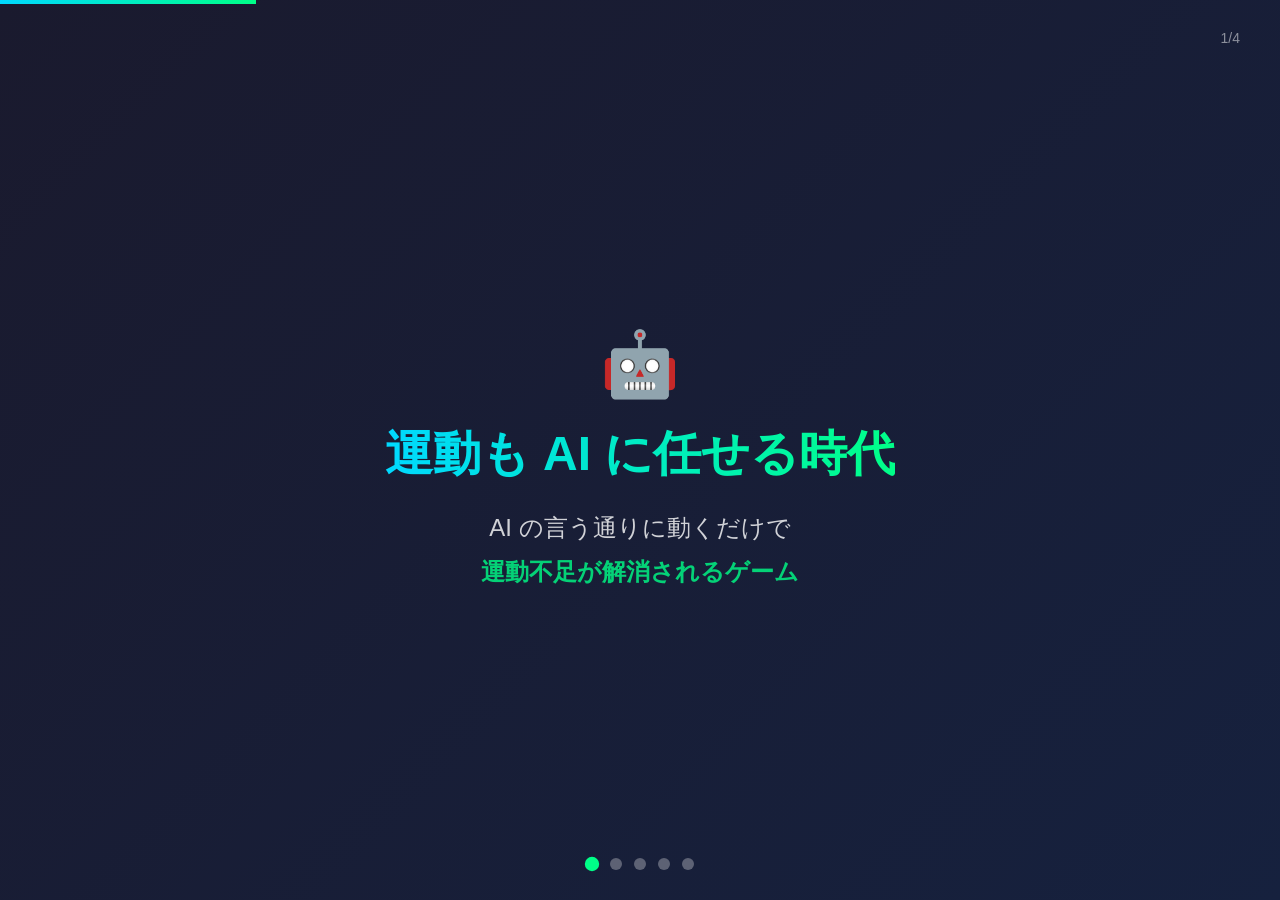
<file: slides-1min.html>
<!DOCTYPE html>
<html lang="ja">
<head>
    <meta charset="UTF-8">
    <meta name="viewport" content="width=device-width, initial-scale=1.0">
    <title>AI Fitness Game - 1 Minute Pitch</title>
    <style>
        * {
            margin: 0;
            padding: 0;
            box-sizing: border-box;
        }
        
        body {
            font-family: 'Helvetica Neue', Arial, sans-serif;
            background: linear-gradient(135deg, #1a1a2e 0%, #16213e 100%);
            color: #fff;
            overflow: hidden;
        }
        
        .slide-container {
            width: 100vw;
            height: 100vh;
            display: flex;
            transition: transform 0.6s ease;
        }
        
        .slide {
            min-width: 100vw;
            height: 100vh;
            display: flex;
            flex-direction: column;
            justify-content: center;
            align-items: center;
            padding: 60px;
            position: relative;
        }
        
        .slide-number {
            position: absolute;
            top: 30px;
            right: 40px;
            font-size: 14px;
            opacity: 0.5;
        }
        
        h1 {
            font-size: 48px;
            margin-bottom: 20px;
            text-align: center;
            background: linear-gradient(90deg, #00d9ff, #00ff88);
            -webkit-background-clip: text;
            -webkit-text-fill-color: transparent;
        }
        
        h2 {
            font-size: 36px;
            margin-bottom: 30px;
            text-align: center;
        }
        
        .content {
            max-width: 900px;
            font-size: 24px;
            line-height: 1.8;
        }
        
        .highlight {
            color: #00ff88;
            font-weight: bold;
        }
        
        .problem-box {
            background: rgba(255,100,100,0.1);
            border: 2px solid #ff6464;
            border-radius: 12px;
            padding: 30px;
            margin: 20px 0;
        }
        
        .solution-box {
            background: rgba(0,255,136,0.1);
            border: 2px solid #00ff88;
            border-radius: 12px;
            padding: 30px;
            margin: 20px 0;
        }
        
        .stat-grid {
            display: grid;
            grid-template-columns: repeat(3, 1fr);
            gap: 20px;
            margin: 30px 0;
        }
        
        .stat-item {
            text-align: center;
            padding: 20px;
            background: rgba(255,255,255,0.05);
            border-radius: 8px;
        }
        
        .stat-number {
            font-size: 48px;
            font-weight: bold;
            color: #00d9ff;
        }
        
        .stat-label {
            font-size: 16px;
            opacity: 0.8;
            margin-top: 10px;
        }
        
        .feature-list {
            list-style: none;
            margin: 20px 0;
        }
        
        .feature-list li {
            padding: 15px 0;
            padding-left: 40px;
            position: relative;
        }
        
        .feature-list li::before {
            content: '✓';
            position: absolute;
            left: 0;
            color: #00ff88;
            font-weight: bold;
        }
        
        .nav-dots {
            position: fixed;
            bottom: 30px;
            left: 50%;
            transform: translateX(-50%);
            display: flex;
            gap: 12px;
        }
        
        .dot {
            width: 12px;
            height: 12px;
            border-radius: 50%;
            background: rgba(255,255,255,0.3);
            cursor: pointer;
            transition: all 0.3s;
        }
        
        .dot.active {
            background: #00ff88;
            transform: scale(1.2);
        }
        
        .emoji {
            font-size: 64px;
            margin: 20px 0;
        }
        
        .big-number {
            font-size: 120px;
            font-weight: bold;
            background: linear-gradient(90deg, #00d9ff, #00ff88);
            -webkit-background-clip: text;
            -webkit-text-fill-color: transparent;
        }
        
        .progress-bar {
            position: fixed;
            top: 0;
            left: 0;
            height: 4px;
            background: linear-gradient(90deg, #00d9ff, #00ff88);
            transition: width 0.3s;
        }
        
        @media (max-width: 768px) {
            h1 { font-size: 32px; }
            h2 { font-size: 24px; }
            .content { font-size: 18px; }
            .stat-grid { grid-template-columns: 1fr; }
            .big-number { font-size: 80px; }
        }
    </style>
</head>
<body>
    <div class="progress-bar" id="progress"></div>
    
    <div class="slide-container" id="slides">
        <!-- Slide 1: Title -->
        <div class="slide">
            <div class="slide-number">1/4</div>
            <div class="emoji">🤖</div>
            <h1>運動も AI に任せる時代</h1>
            <p class="content" style="text-align: center; opacity: 0.8;">
                AI の言う通りに動くだけで<br>
                <span class="highlight">運動不足が解消されるゲーム</span>
            </p>
        </div>
        
        <!-- Slide 2: Problem -->
        <div class="slide">
            <div class="slide-number">2/4</div>
            <h2>2030 年、運動不足が深刻化</h2>
            <div class="problem-box content">
                <div class="stat-grid">
                    <div class="stat-item">
                        <div class="stat-number">2K</div>
                        <div class="stat-label">1 日の平均歩数</div>
                    </div>
                    <div class="stat-item">
                        <div class="stat-number">8K</div>
                        <div class="stat-label">必要運動量</div>
                    </div>
                    <div class="stat-item">
                        <div class="stat-number">-75%</div>
                        <div class="stat-label">運動量不足</div>
                    </div>
                </div>
                <p style="text-align: center; margin-top: 20px;">
                    リモートワーク・自動運転・家事ロボットで<br>
                    <span class="highlight">人間は動かなくなる</span>
                </p>
            </div>
        </div>
        
        <!-- Slide 3: Solution -->
        <div class="slide">
            <div class="slide-number">3/4</div>
            <h2>AR 縄跳びゲーム「AR Tobu!」</h2>
            <div class="solution-box content">
                <ul class="feature-list">
                    <li><span class="highlight">AI が指示</span> - 「跳んで！」「もっと高く！」</li>
                    <li><span class="highlight">投影型 AR</span> - プロジェクタで床にゲーム投影</li>
                    <li><span class="highlight">ゲーム感覚</span> - スコア・コンボで楽しく継続</li>
                </ul>
                <p style="text-align: center; margin-top: 20px;">
                    専用コントローラー不要<br>
                    <span class="highlight">身体がコントローラー</span>
                </p>
            </div>
        </div>
        
        <!-- Slide 4: Vision -->
        <div class="slide">
            <div class="slide-number">4/5</div>
            <div class="big-number">1 億</div>
            <h2>目指す未来</h2>
            <div class="content" style="text-align: center;">
                <p>
                    <span class="highlight">2030 年：世界 1 億ユーザー</span><br>
                    平均寿命 +2 年<br>
                    医療費 10% 削減
                </p>
                <div class="emoji" style="font-size: 48px; margin-top: 30px;">
                    🎮 → 🏃 → ❤️
                </div>
                <p style="margin-top: 20px; opacity: 0.8;">
                    「運動 = 面倒」を「運動 = ゲーム」へ
                </p>
            </div>
        </div>
        
        <!-- Slide 5: Design -->
        <div class="slide">
            <div class="slide-number">5/5</div>
            <h2>技術設計</h2>
            <div class="content">
                <div style="display:flex;justify-content:center;gap:40px;margin:30px 0;">
                    <div style="text-align:center;">
                        <div style="font-size:48px;">📷</div>
                        <div style="color:var(--primary);font-weight:bold;">MediaPipe</div>
                        <div style="font-size:14px;opacity:0.7;">姿勢推定</div>
                    </div>
                    <div style="display:flex;align-items:center;font-size:32px;">→</div>
                    <div style="text-align:center;">
                        <div style="font-size:48px;">🎮</div>
                        <div style="color:var(--secondary);font-weight:bold;">GameManager</div>
                        <div style="font-size:14px;opacity:0.7;">ゲーム制御</div>
                    </div>
                    <div style="display:flex;align-items:center;font-size:32px;">→</div>
                    <div style="text-align:center;">
                        <div style="font-size:48px;">🤖</div>
                        <div style="color:var(--primary);font-weight:bold;">Three.js</div>
                        <div style="font-size:14px;opacity:0.7;">3D 描画</div>
                    </div>
                </div>
                <p style="text-align:center;margin-top:30px;">
                    <span class="highlight">純粋 JavaScript</span> ・軽量・インストール不要
                </p>
            </div>
        </div>
    </div>
    
    <div class="nav-dots">
        <div class="dot active" data-slide="0"></div>
        <div class="dot" data-slide="1"></div>
        <div class="dot" data-slide="2"></div>
        <div class="dot" data-slide="3"></div>
        <div class="dot" data-slide="4"></div>
    </div>
    
    <script>
        let currentSlide = 0;
        const totalSlides = 5;
        const slideContainer = document.getElementById('slides');
        const dots = document.querySelectorAll('.dot');
        const progressBar = document.getElementById('progress');
        
        function updateSlide() {
            slideContainer.style.transform = `translateX(-${currentSlide * 100}vw)`;
            
            dots.forEach((dot, index) => {
                dot.classList.toggle('active', index === currentSlide);
            });
            
            progressBar.style.width = `${((currentSlide + 1) / totalSlides) * 100}%`;
        }
        
        function nextSlide() {
            if (currentSlide < totalSlides - 1) {
                currentSlide++;
                updateSlide();
            }
        }
        
        function prevSlide() {
            if (currentSlide > 0) {
                currentSlide--;
                updateSlide();
            }
        }
        
        // Keyboard navigation
        document.addEventListener('keydown', (e) => {
            if (e.key === 'ArrowRight' || e.key === ' ' || e.key === 'Enter') {
                nextSlide();
            } else if (e.key === 'ArrowLeft') {
                prevSlide();
            }
        });
        
        // Click navigation
        document.addEventListener('click', (e) => {
            if (e.target.classList.contains('dot')) {
                currentSlide = parseInt(e.target.dataset.slide);
                updateSlide();
            } else if (e.clientX > window.innerWidth / 2) {
                nextSlide();
            } else {
                prevSlide();
            }
        });
        
        // Touch navigation
        let touchStartX = 0;
        document.addEventListener('touchstart', (e) => {
            touchStartX = e.touches[0].clientX;
        });
        
        document.addEventListener('touchend', (e) => {
            const touchEndX = e.changedTouches[0].clientX;
            const diff = touchStartX - touchEndX;
            
            if (Math.abs(diff) > 50) {
                if (diff > 0) {
                    nextSlide();
                } else {
                    prevSlide();
                }
            }
        });
        
        // Auto-advance for 1-minute pitch (12 seconds per slide)
        let autoAdvance = setInterval(nextSlide, 12000);
        
        // Reset timer on user interaction
        document.addEventListener('click', () => {
            clearInterval(autoAdvance);
            autoAdvance = setInterval(nextSlide, 15000);
        });
        
        // Initialize
        updateSlide();
    </script>
</body>
</html>
</file>
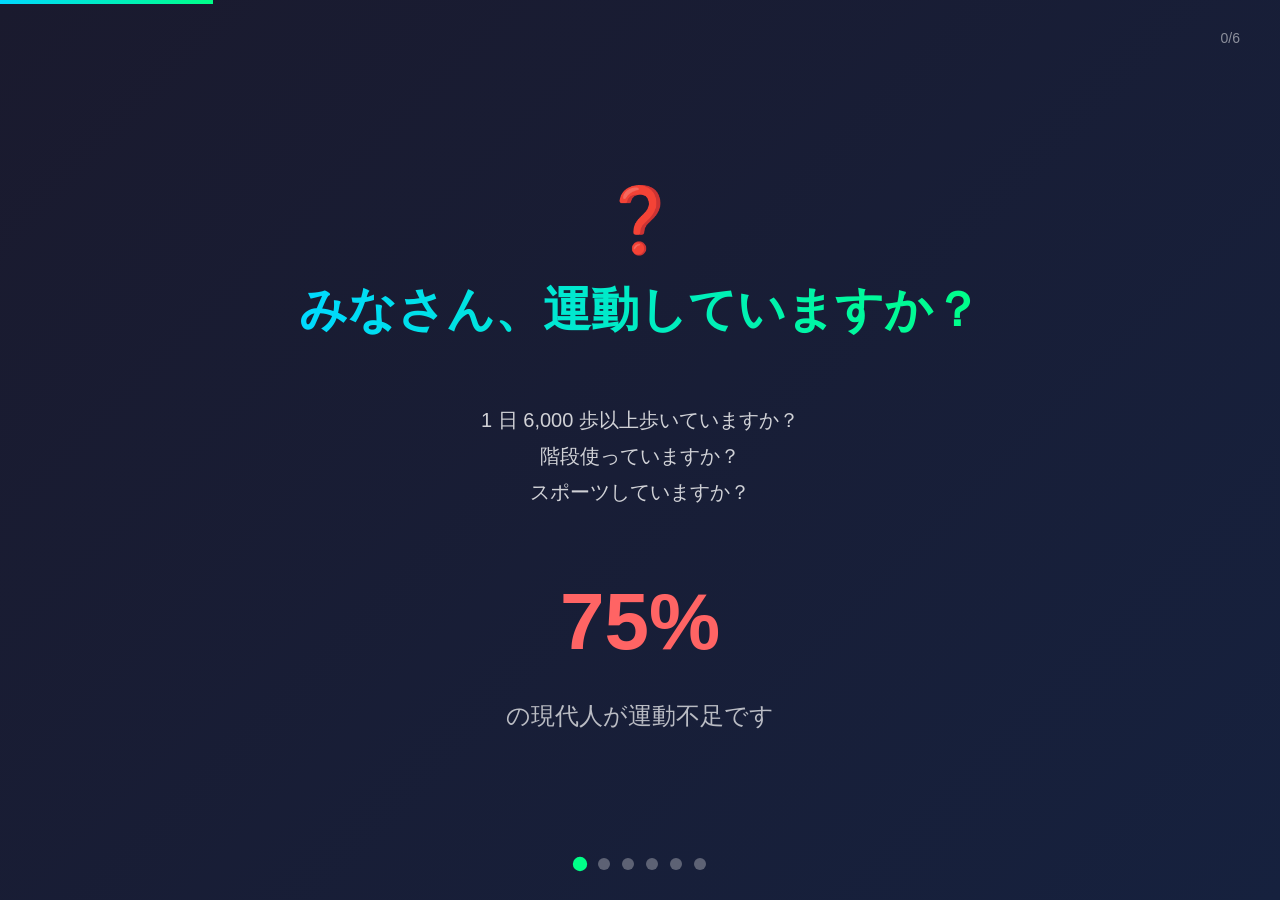
<file: doc/slides-1min.html>
<!DOCTYPE html>
<html lang="ja">
<head>
    <meta charset="UTF-8">
    <meta name="viewport" content="width=device-width, initial-scale=1.0">
    <title>AI Fitness Game - 1 Minute Pitch</title>
    <style>
        * {
            margin: 0;
            padding: 0;
            box-sizing: border-box;
        }
        
        body {
            font-family: 'Helvetica Neue', Arial, sans-serif;
            background: linear-gradient(135deg, #1a1a2e 0%, #16213e 100%);
            color: #fff;
            overflow: hidden;
        }
        
        .slide-container {
            width: 100vw;
            height: 100vh;
            display: flex;
            transition: transform 0.6s ease;
        }
        
        .slide {
            min-width: 100vw;
            height: 100vh;
            display: flex;
            flex-direction: column;
            justify-content: center;
            align-items: center;
            padding: 60px;
            position: relative;
        }
        
        .slide-number {
            position: absolute;
            top: 30px;
            right: 40px;
            font-size: 14px;
            opacity: 0.5;
        }
        
        h1 {
            font-size: 48px;
            margin-bottom: 20px;
            text-align: center;
            background: linear-gradient(90deg, #00d9ff, #00ff88);
            -webkit-background-clip: text;
            -webkit-text-fill-color: transparent;
        }
        
        h2 {
            font-size: 36px;
            margin-bottom: 30px;
            text-align: center;
        }
        
        .content {
            max-width: 900px;
            font-size: 24px;
            line-height: 1.8;
        }
        
        .highlight {
            color: #00ff88;
            font-weight: bold;
        }
        
        .problem-box {
            background: rgba(255,100,100,0.1);
            border: 2px solid #ff6464;
            border-radius: 12px;
            padding: 30px;
            margin: 20px 0;
        }
        
        .solution-box {
            background: rgba(0,255,136,0.1);
            border: 2px solid #00ff88;
            border-radius: 12px;
            padding: 30px;
            margin: 20px 0;
        }
        
        .stat-grid {
            display: grid;
            grid-template-columns: repeat(3, 1fr);
            gap: 20px;
            margin: 30px 0;
        }
        
        .stat-item {
            text-align: center;
            padding: 20px;
            background: rgba(255,255,255,0.05);
            border-radius: 8px;
        }
        
        .stat-number {
            font-size: 48px;
            font-weight: bold;
            color: #00d9ff;
        }
        
        .stat-label {
            font-size: 16px;
            opacity: 0.8;
            margin-top: 10px;
        }
        
        .feature-list {
            list-style: none;
            margin: 20px 0;
        }
        
        .feature-list li {
            padding: 15px 0;
            padding-left: 40px;
            position: relative;
        }
        
        .feature-list li::before {
            content: '✓';
            position: absolute;
            left: 0;
            color: #00ff88;
            font-weight: bold;
        }
        
        .nav-dots {
            position: fixed;
            bottom: 30px;
            left: 50%;
            transform: translateX(-50%);
            display: flex;
            gap: 12px;
        }
        
        .dot {
            width: 12px;
            height: 12px;
            border-radius: 50%;
            background: rgba(255,255,255,0.3);
            cursor: pointer;
            transition: all 0.3s;
        }
        
        .dot.active {
            background: #00ff88;
            transform: scale(1.2);
        }
        
        .emoji {
            font-size: 64px;
            margin: 20px 0;
        }
        
        .big-number {
            font-size: 120px;
            font-weight: bold;
            background: linear-gradient(90deg, #00d9ff, #00ff88);
            -webkit-background-clip: text;
            -webkit-text-fill-color: transparent;
        }
        
        .progress-bar {
            position: fixed;
            top: 0;
            left: 0;
            height: 4px;
            background: linear-gradient(90deg, #00d9ff, #00ff88);
            transition: width 0.3s;
        }
        
        @media (max-width: 768px) {
            h1 { font-size: 32px; }
            h2 { font-size: 24px; }
            .content { font-size: 18px; }
            .stat-grid { grid-template-columns: 1fr; }
            .big-number { font-size: 80px; }
        }
    </style>
</head>
<body>
    <div class="progress-bar" id="progress"></div>
    
    <div class="slide-container" id="slides">
        <!-- Slide 0: Opening Question -->
        <div class="slide">
            <div class="slide-number">0/6</div>
            <div class="emoji">❓</div>
            <h1>みなさん、運動していますか？</h1>
            <div class="content" style="text-align: center; margin-top: 40px;">
                <p style="font-size: 20px; opacity: 0.8;">
                    1 日 6,000 歩以上歩いていますか？<br>
                    階段使っていますか？<br>
                    スポーツしていますか？
                </p>
                <div style="margin-top: 40px; font-size: 80px; font-weight: bold; color: #ff6464;">
                    75%
                </div>
                <p style="opacity: 0.7;">の現代人が運動不足です</p>
            </div>
        </div>
        
        <!-- Slide 1: Title -->
        <div class="slide">
            <div class="slide-number">1/6</div>
            <div class="emoji">🤖</div>
            <h1>運動も AI に任せる時代</h1>
            <p class="content" style="text-align: center; opacity: 0.8;">
                AI の言う通りに動くだけで<br>
                <span class="highlight">運動不足が解消されるゲーム</span>
            </p>
        </div>
        
        <!-- Slide 2: Problem -->
        <div class="slide">
            <div class="slide-number">2/6</div>
            <h2>2030 年、運動不足が深刻化</h2>
            <div class="problem-box content">
                <div class="stat-grid">
                    <div class="stat-item">
                        <div class="stat-number">2K</div>
                        <div class="stat-label">1 日の平均歩数</div>
                    </div>
                    <div class="stat-item">
                        <div class="stat-number">8K</div>
                        <div class="stat-label">必要運動量</div>
                    </div>
                    <div class="stat-item">
                        <div class="stat-number">-75%</div>
                        <div class="stat-label">運動量不足</div>
                    </div>
                </div>
                <p style="text-align: center; margin-top: 20px;">
                    リモートワーク・自動運転・家事ロボットで<br>
                    <span class="highlight">人間は動かなくなる</span>
                </p>
            </div>
        </div>
        
        <!-- Slide 3: Solution -->
        <div class="slide">
            <div class="slide-number">3/6</div>
            <h2>AR 縄跳びゲーム「AR Tobu!」</h2>
            <div class="solution-box content">
                <ul class="feature-list">
                    <li><span class="highlight">AI が指示</span> - 「跳んで！」「もっと高く！」</li>
                    <li><span class="highlight">投影型 AR</span> - プロジェクタで床にゲーム投影</li>
                    <li><span class="highlight">ゲーム感覚</span> - スコア・コンボで楽しく継続</li>
                </ul>
                <p style="text-align: center; margin-top: 20px;">
                    専用コントローラー不要<br>
                    <span class="highlight">身体がコントローラー</span>
                </p>
            </div>
        </div>
        
        <!-- Slide 4: Vision -->
        <div class="slide">
            <div class="slide-number">4/6</div>
            <div class="big-number">1 億</div>
            <h2>目指す未来</h2>
            <div class="content" style="text-align: center;">
                <p>
                    <span class="highlight">2030 年：世界 1 億ユーザー</span><br>
                    平均寿命 +2 年<br>
                    医療費 10% 削減
                </p>
                <div class="emoji" style="font-size: 48px; margin-top: 30px;">
                    🎮 → 🏃 → ❤️
                </div>
                <p style="margin-top: 20px; opacity: 0.8;">
                    「運動 = 面倒」を「運動 = ゲーム」へ
                </p>
            </div>
        </div>
        
        <!-- Slide 5: Design -->
        <div class="slide">
            <div class="slide-number">5/6</div>
            <h2>技術設計</h2>
            <div class="content">
                <div style="display:flex;justify-content:center;gap:40px;margin:30px 0;">
                    <div style="text-align:center;">
                        <div style="font-size:48px;">📷</div>
                        <div style="color:var(--primary);font-weight:bold;">MediaPipe</div>
                        <div style="font-size:14px;opacity:0.7;">姿勢推定</div>
                    </div>
                    <div style="display:flex;align-items:center;font-size:32px;">→</div>
                    <div style="text-align:center;">
                        <div style="font-size:48px;">🎮</div>
                        <div style="color:var(--secondary);font-weight:bold;">GameManager</div>
                        <div style="font-size:14px;opacity:0.7;">ゲーム制御</div>
                    </div>
                    <div style="display:flex;align-items:center;font-size:32px;">→</div>
                    <div style="text-align:center;">
                        <div style="font-size:48px;">🤖</div>
                        <div style="color:var(--primary);font-weight:bold;">Three.js</div>
                        <div style="font-size:14px;opacity:0.7;">3D 描画</div>
                    </div>
                </div>
                <p style="text-align:center;margin-top:30px;">
                    <span class="highlight">純粋 JavaScript</span> ・軽量・インストール不要
                </p>
            </div>
        </div>
    </div>
    
    <div class="nav-dots">
        <div class="dot active" data-slide="0"></div>
        <div class="dot" data-slide="1"></div>
        <div class="dot" data-slide="2"></div>
        <div class="dot" data-slide="3"></div>
        <div class="dot" data-slide="4"></div>
        <div class="dot" data-slide="5"></div>
    </div>
    
    <script>
        let currentSlide = 0;
        const totalSlides = 6;
        const slideContainer = document.getElementById('slides');
        const dots = document.querySelectorAll('.dot');
        const progressBar = document.getElementById('progress');
        
        function updateSlide() {
            slideContainer.style.transform = `translateX(-${currentSlide * 100}vw)`;
            
            dots.forEach((dot, index) => {
                dot.classList.toggle('active', index === currentSlide);
            });
            
            progressBar.style.width = `${((currentSlide + 1) / totalSlides) * 100}%`;
        }
        
        function nextSlide() {
            if (currentSlide < totalSlides - 1) {
                currentSlide++;
                updateSlide();
            }
        }
        
        function prevSlide() {
            if (currentSlide > 0) {
                currentSlide--;
                updateSlide();
            }
        }
        
        // Keyboard navigation
        document.addEventListener('keydown', (e) => {
            if (e.key === 'ArrowRight' || e.key === ' ' || e.key === 'Enter') {
                nextSlide();
            } else if (e.key === 'ArrowLeft') {
                prevSlide();
            }
        });
        
        // Click navigation
        document.addEventListener('click', (e) => {
            if (e.target.classList.contains('dot')) {
                currentSlide = parseInt(e.target.dataset.slide);
                updateSlide();
            } else if (e.clientX > window.innerWidth / 2) {
                nextSlide();
            } else {
                prevSlide();
            }
        });
        
        // Touch navigation
        let touchStartX = 0;
        document.addEventListener('touchstart', (e) => {
            touchStartX = e.touches[0].clientX;
        });
        
        document.addEventListener('touchend', (e) => {
            const touchEndX = e.changedTouches[0].clientX;
            const diff = touchStartX - touchEndX;
            
            if (Math.abs(diff) > 50) {
                if (diff > 0) {
                    nextSlide();
                } else {
                    prevSlide();
                }
            }
        });
        
        // Auto-advance for 1-minute pitch (10 seconds per slide)
        let autoAdvance = setInterval(nextSlide, 10000);
        
        // Reset timer on user interaction
        document.addEventListener('click', () => {
            clearInterval(autoAdvance);
            autoAdvance = setInterval(nextSlide, 15000);
        });
        
        // Initialize
        updateSlide();
    </script>
</body>
</html>
</file>
